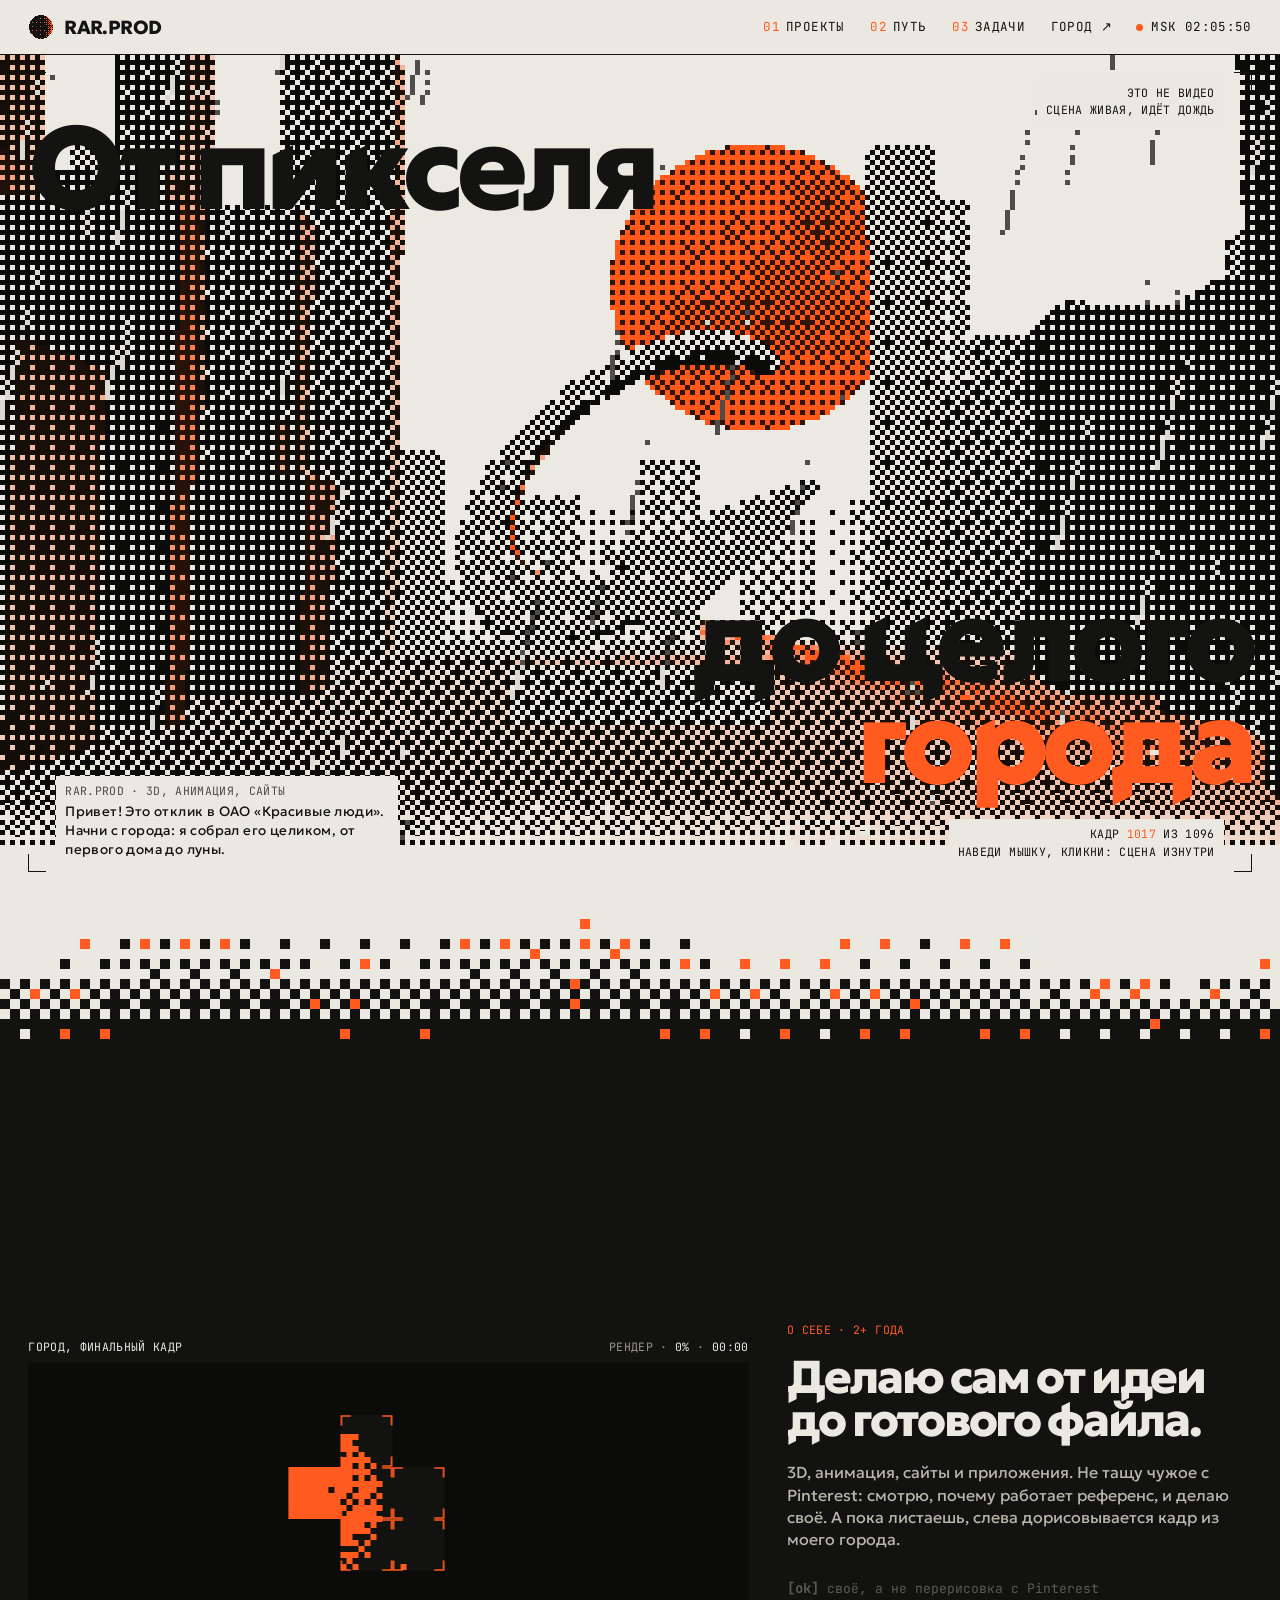
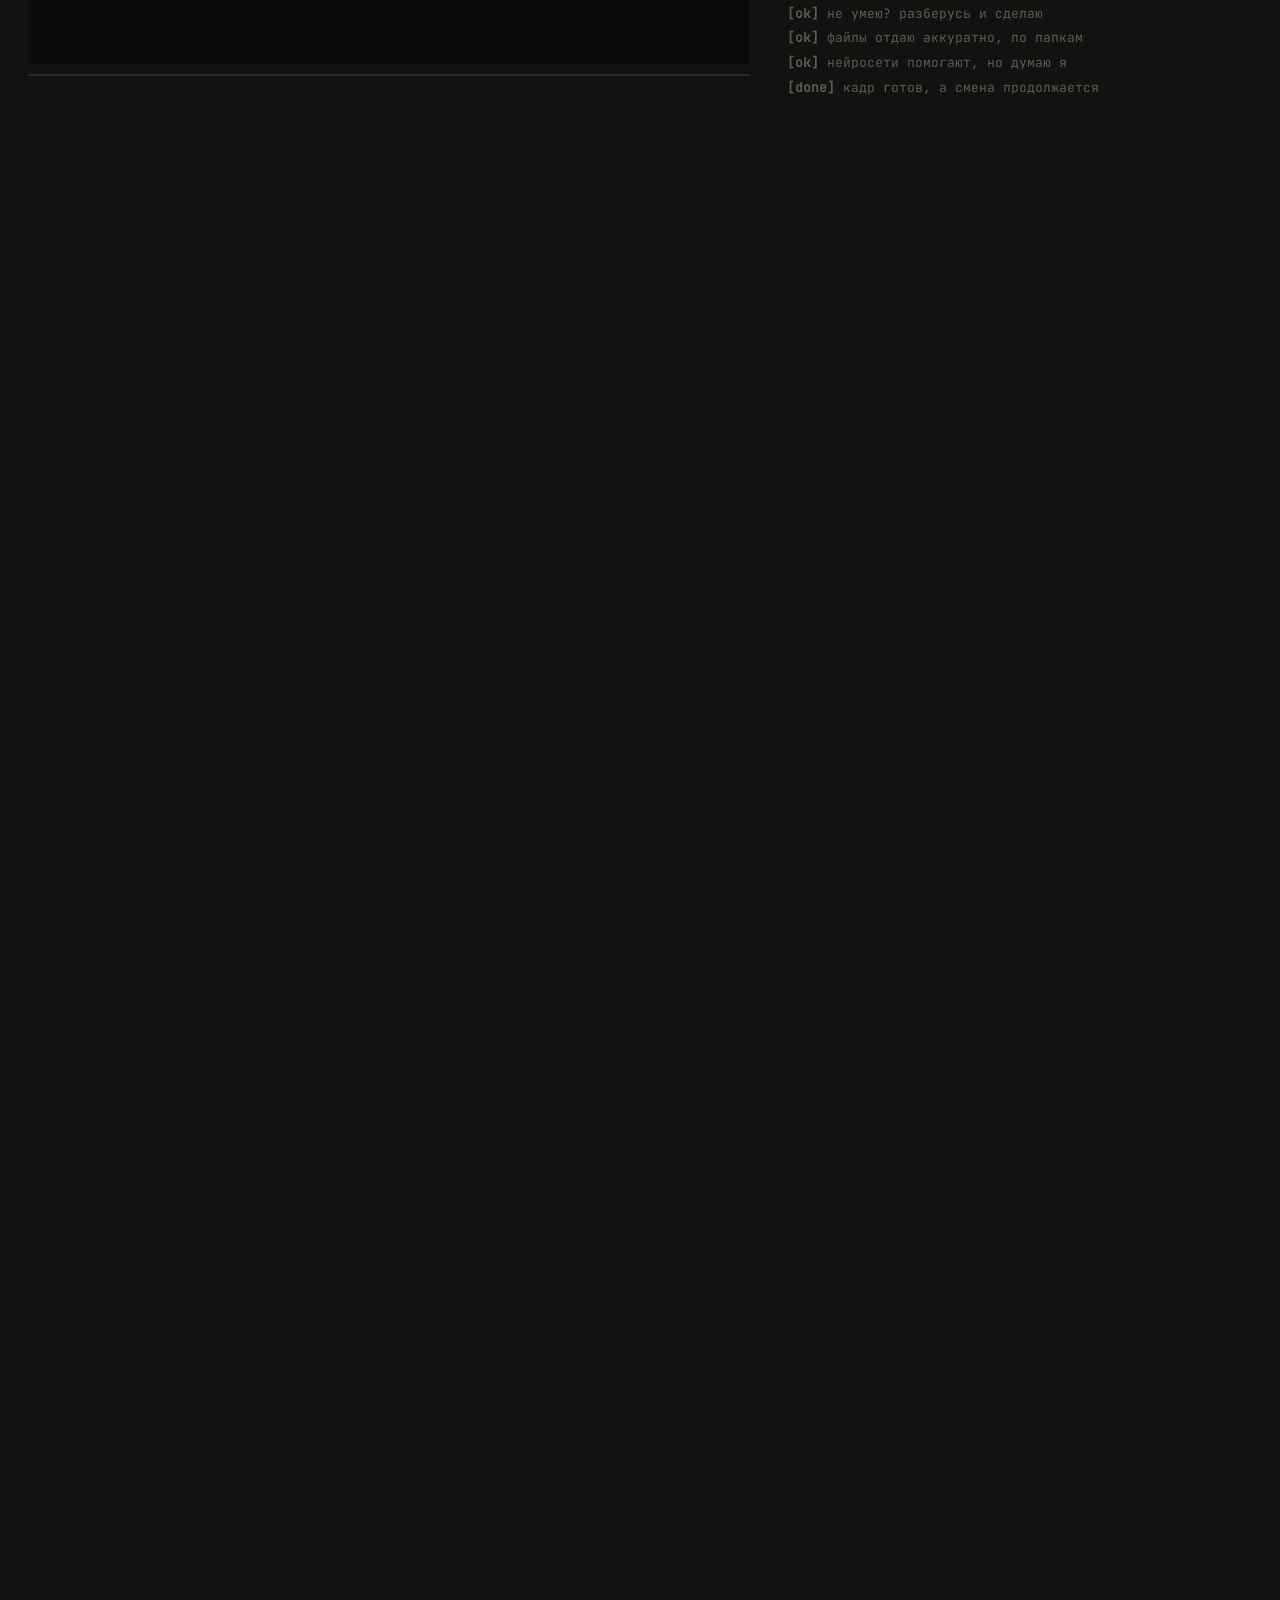
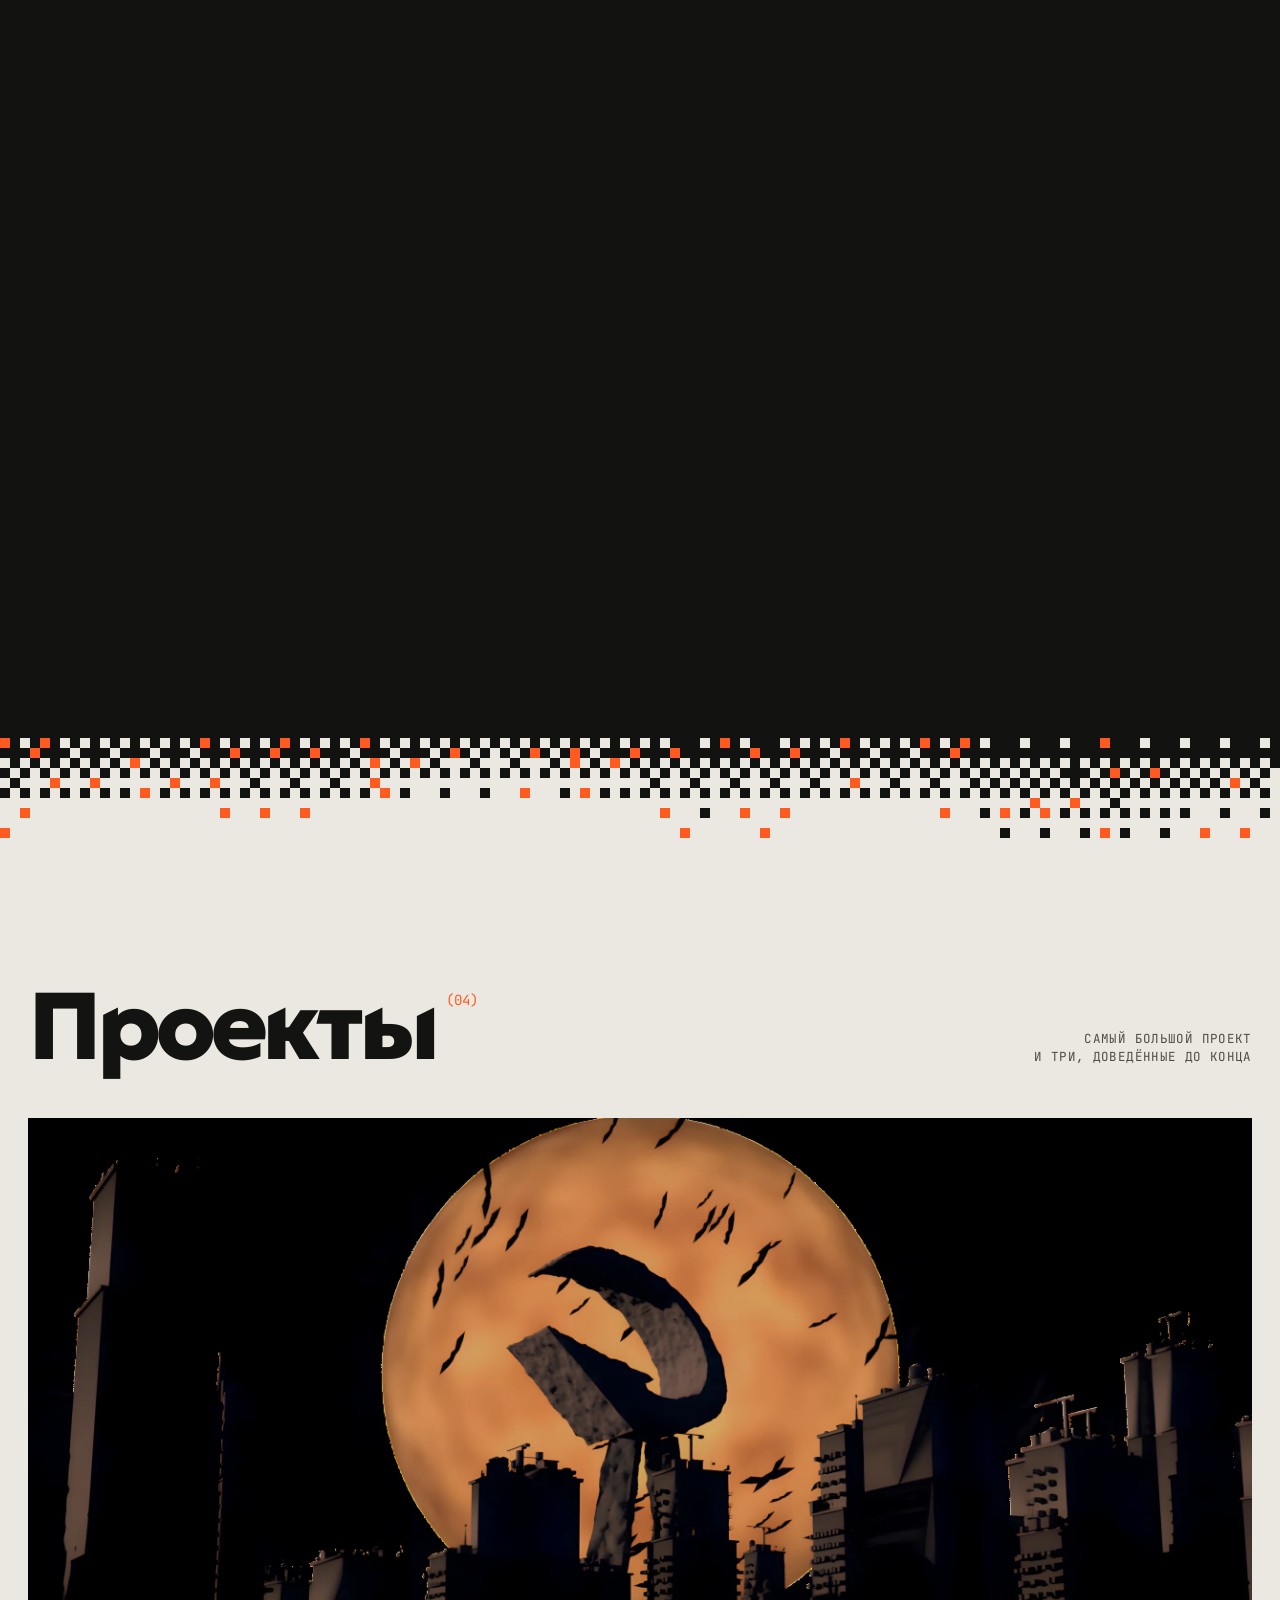
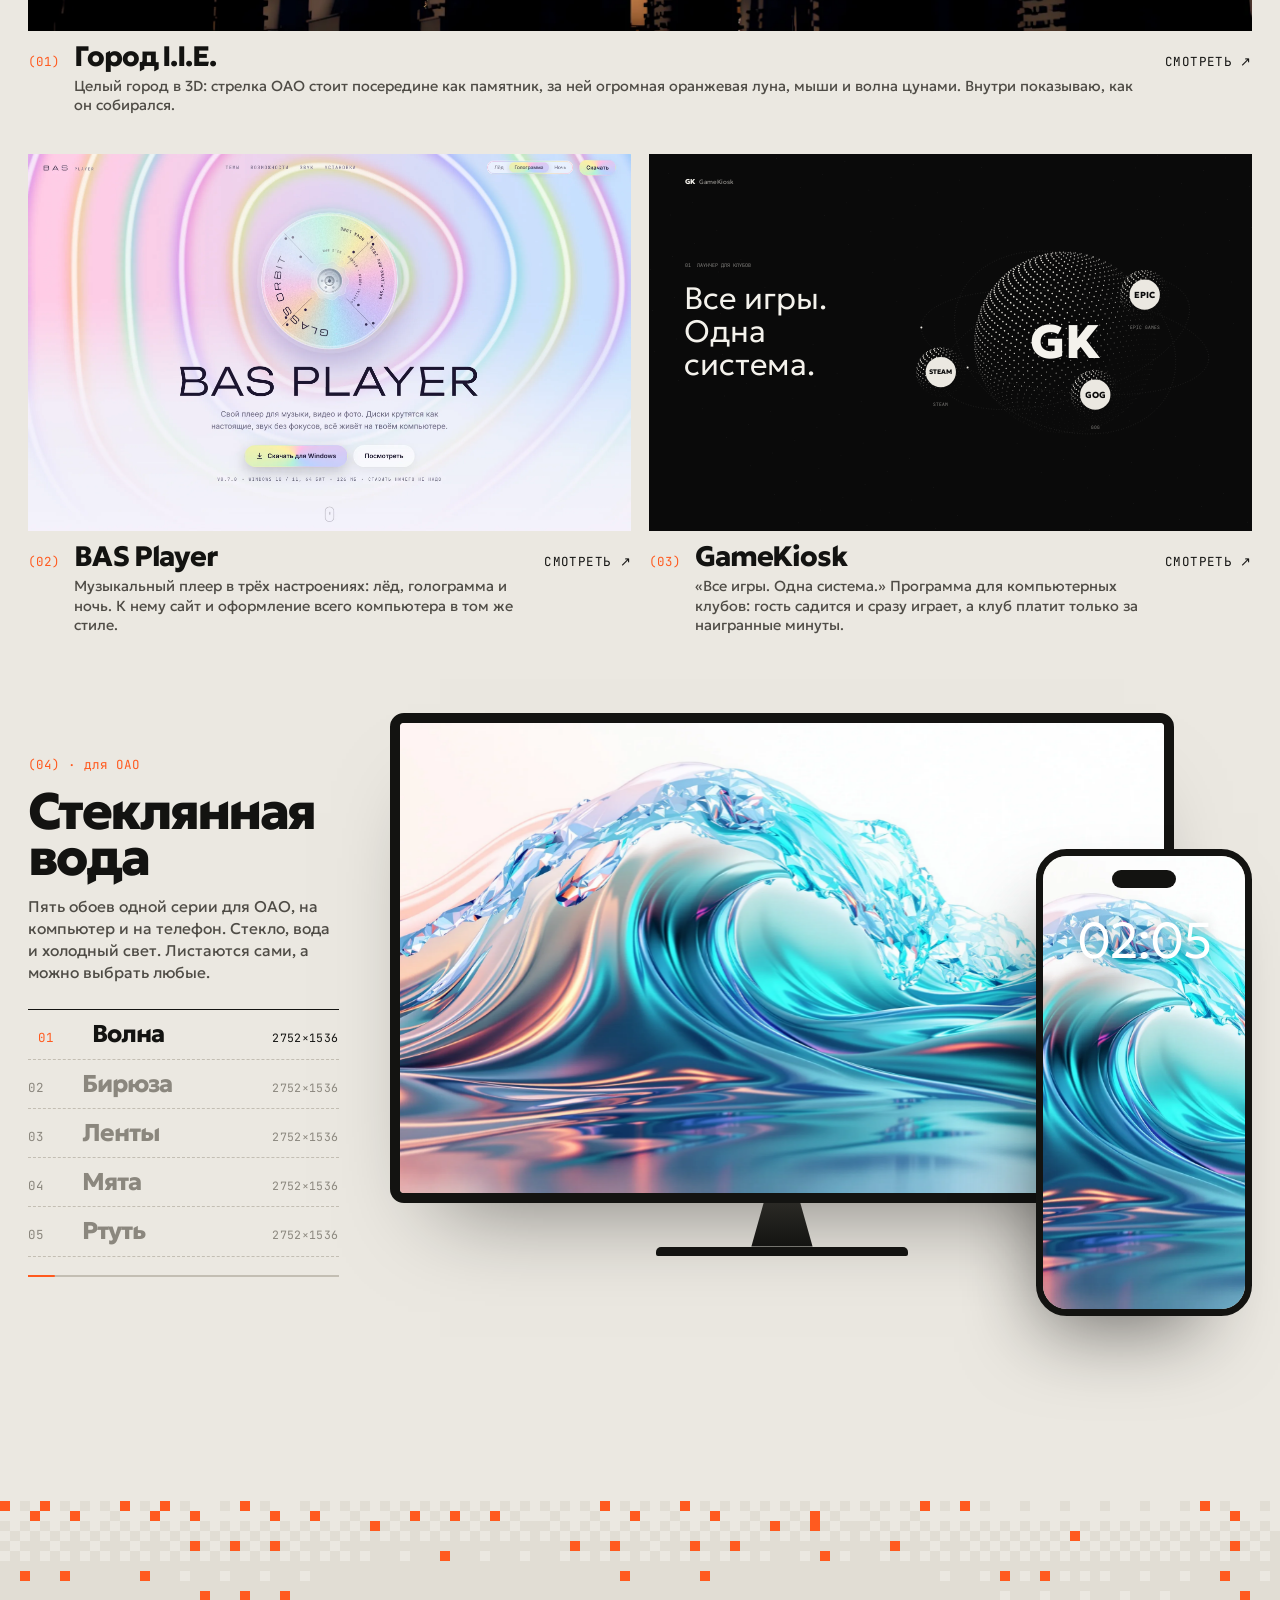
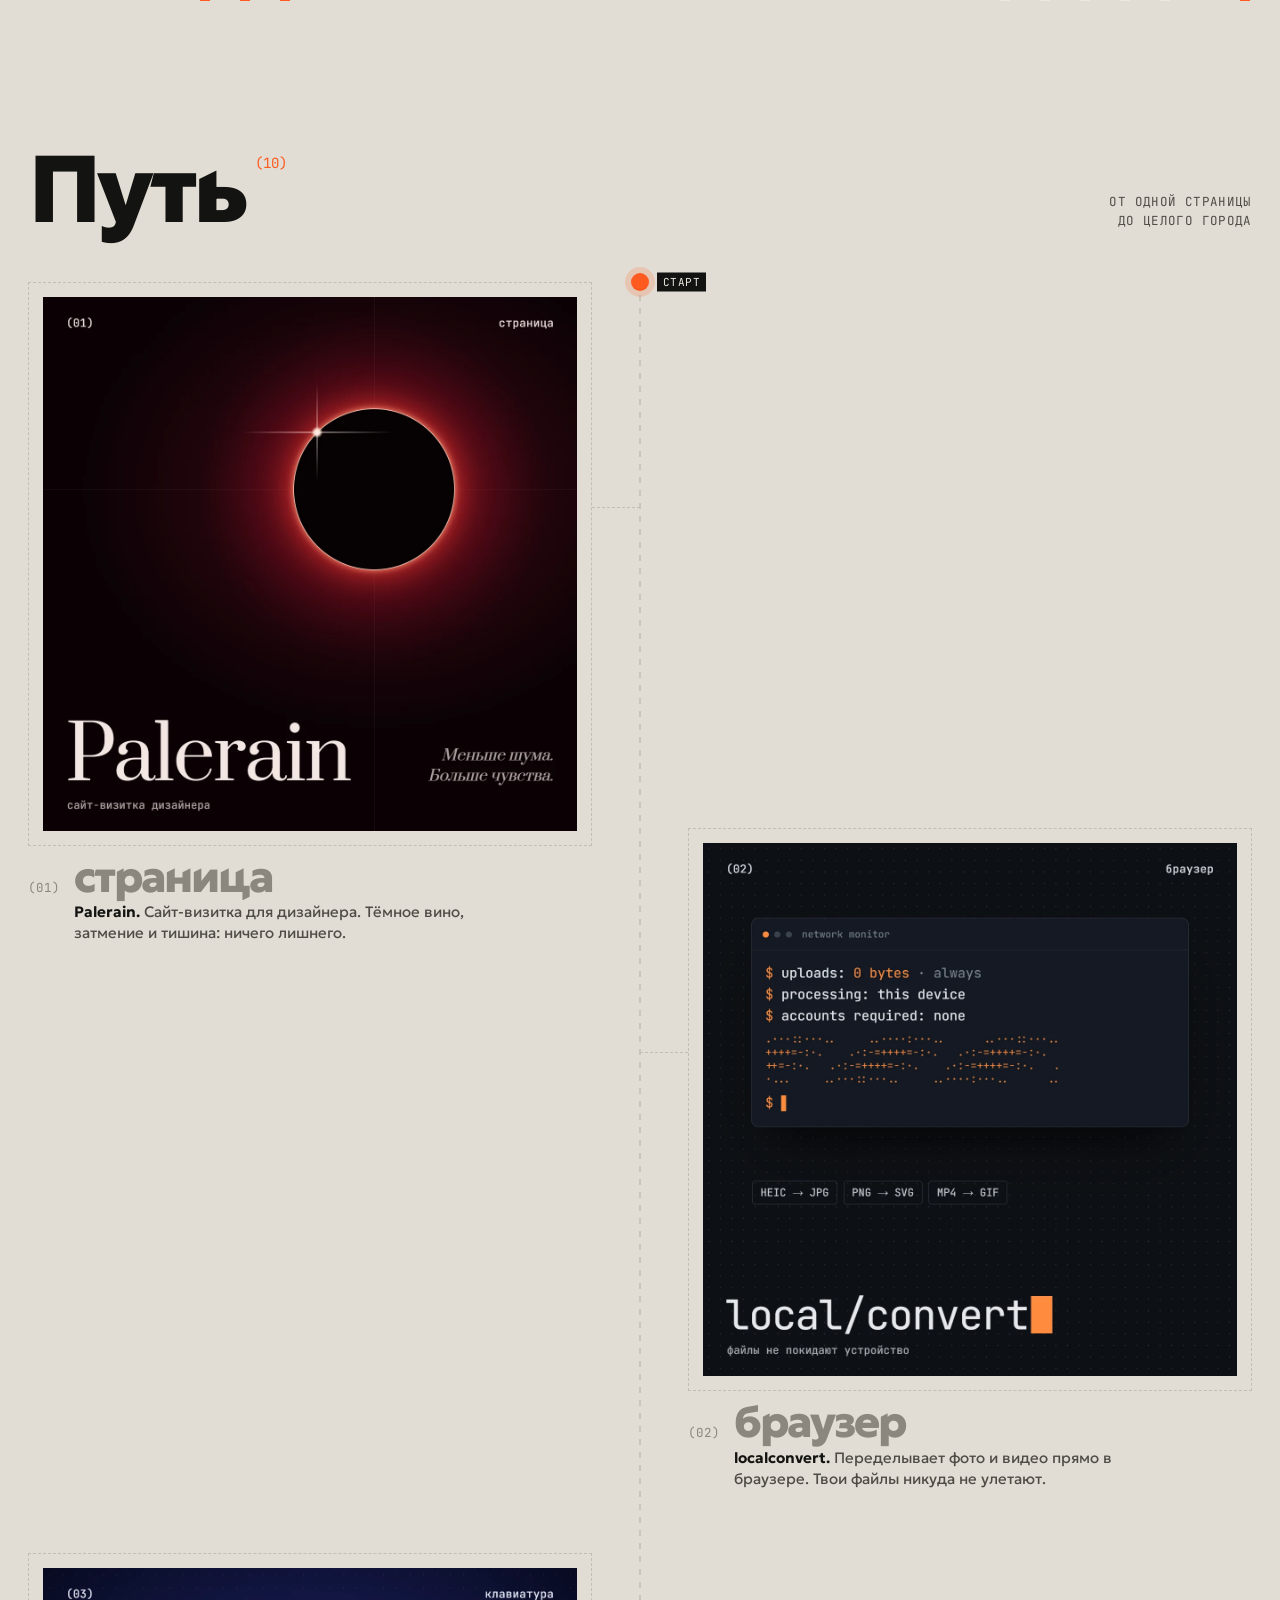
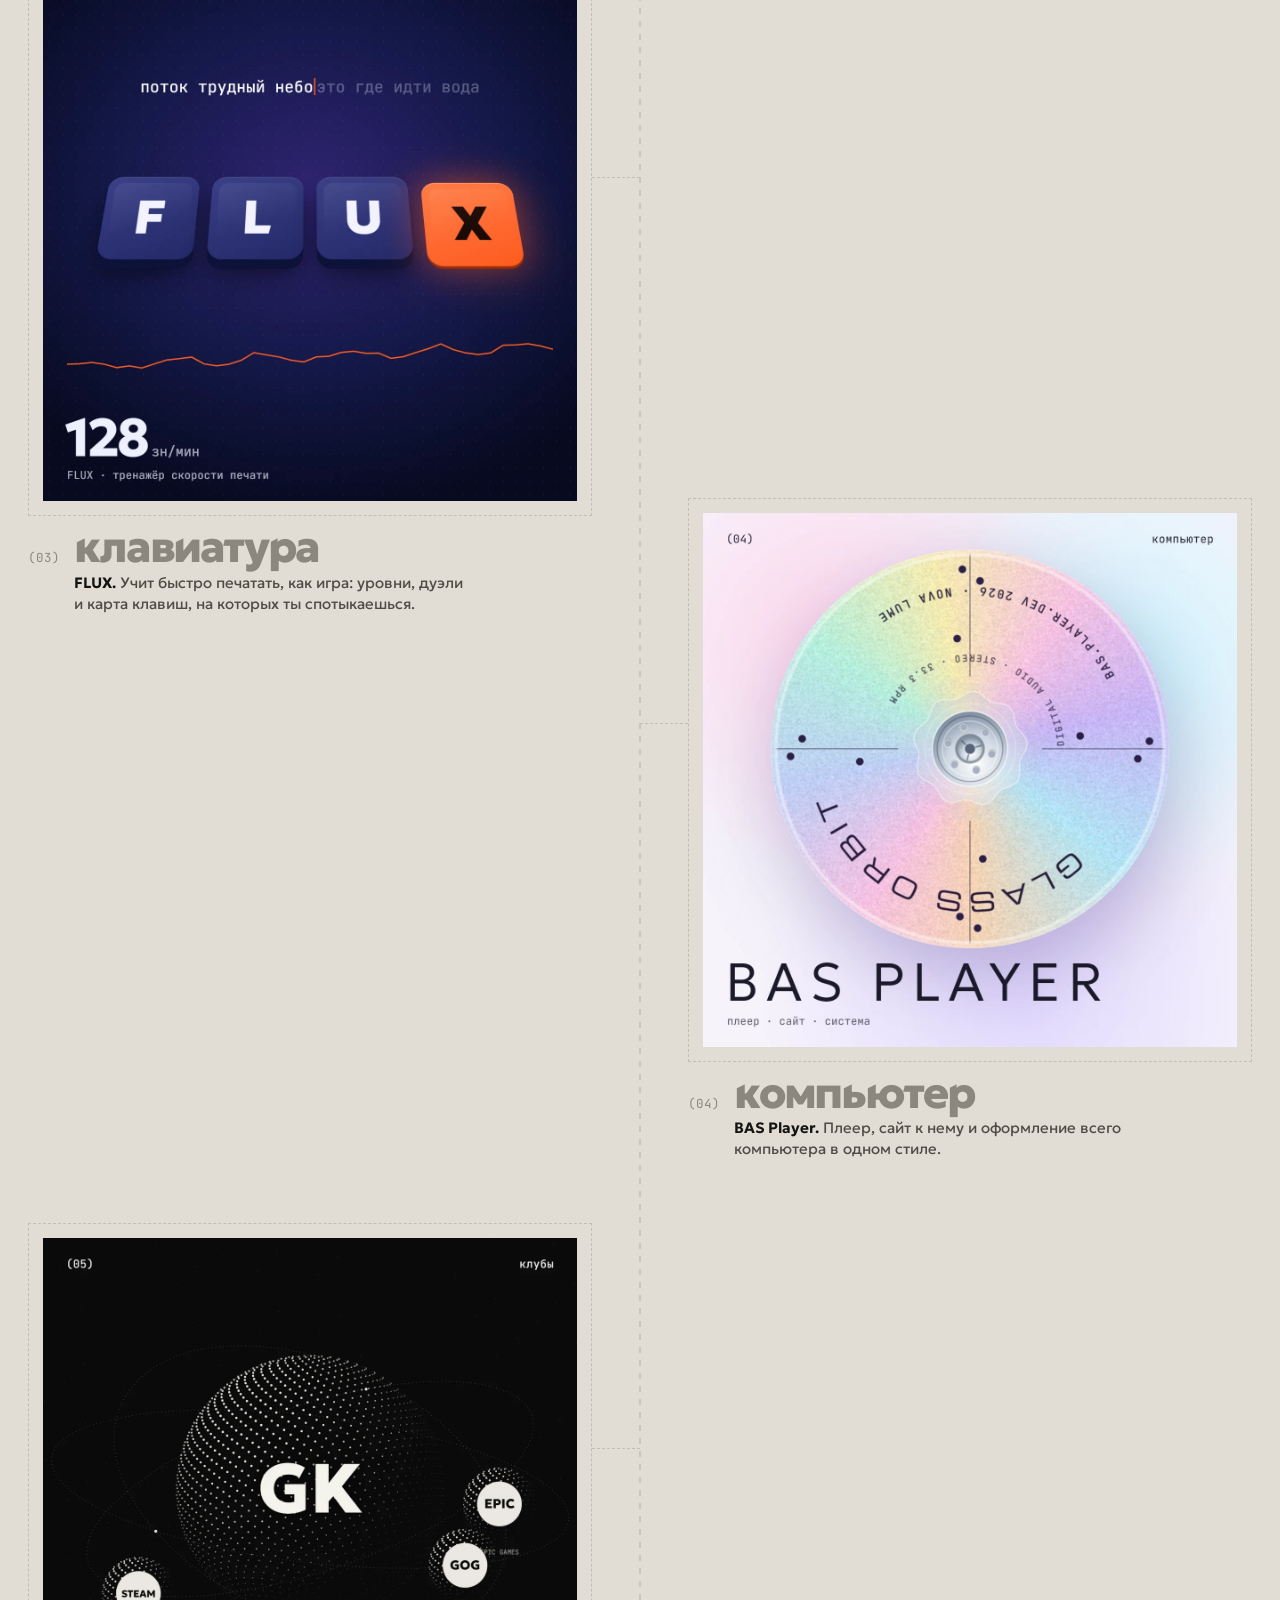
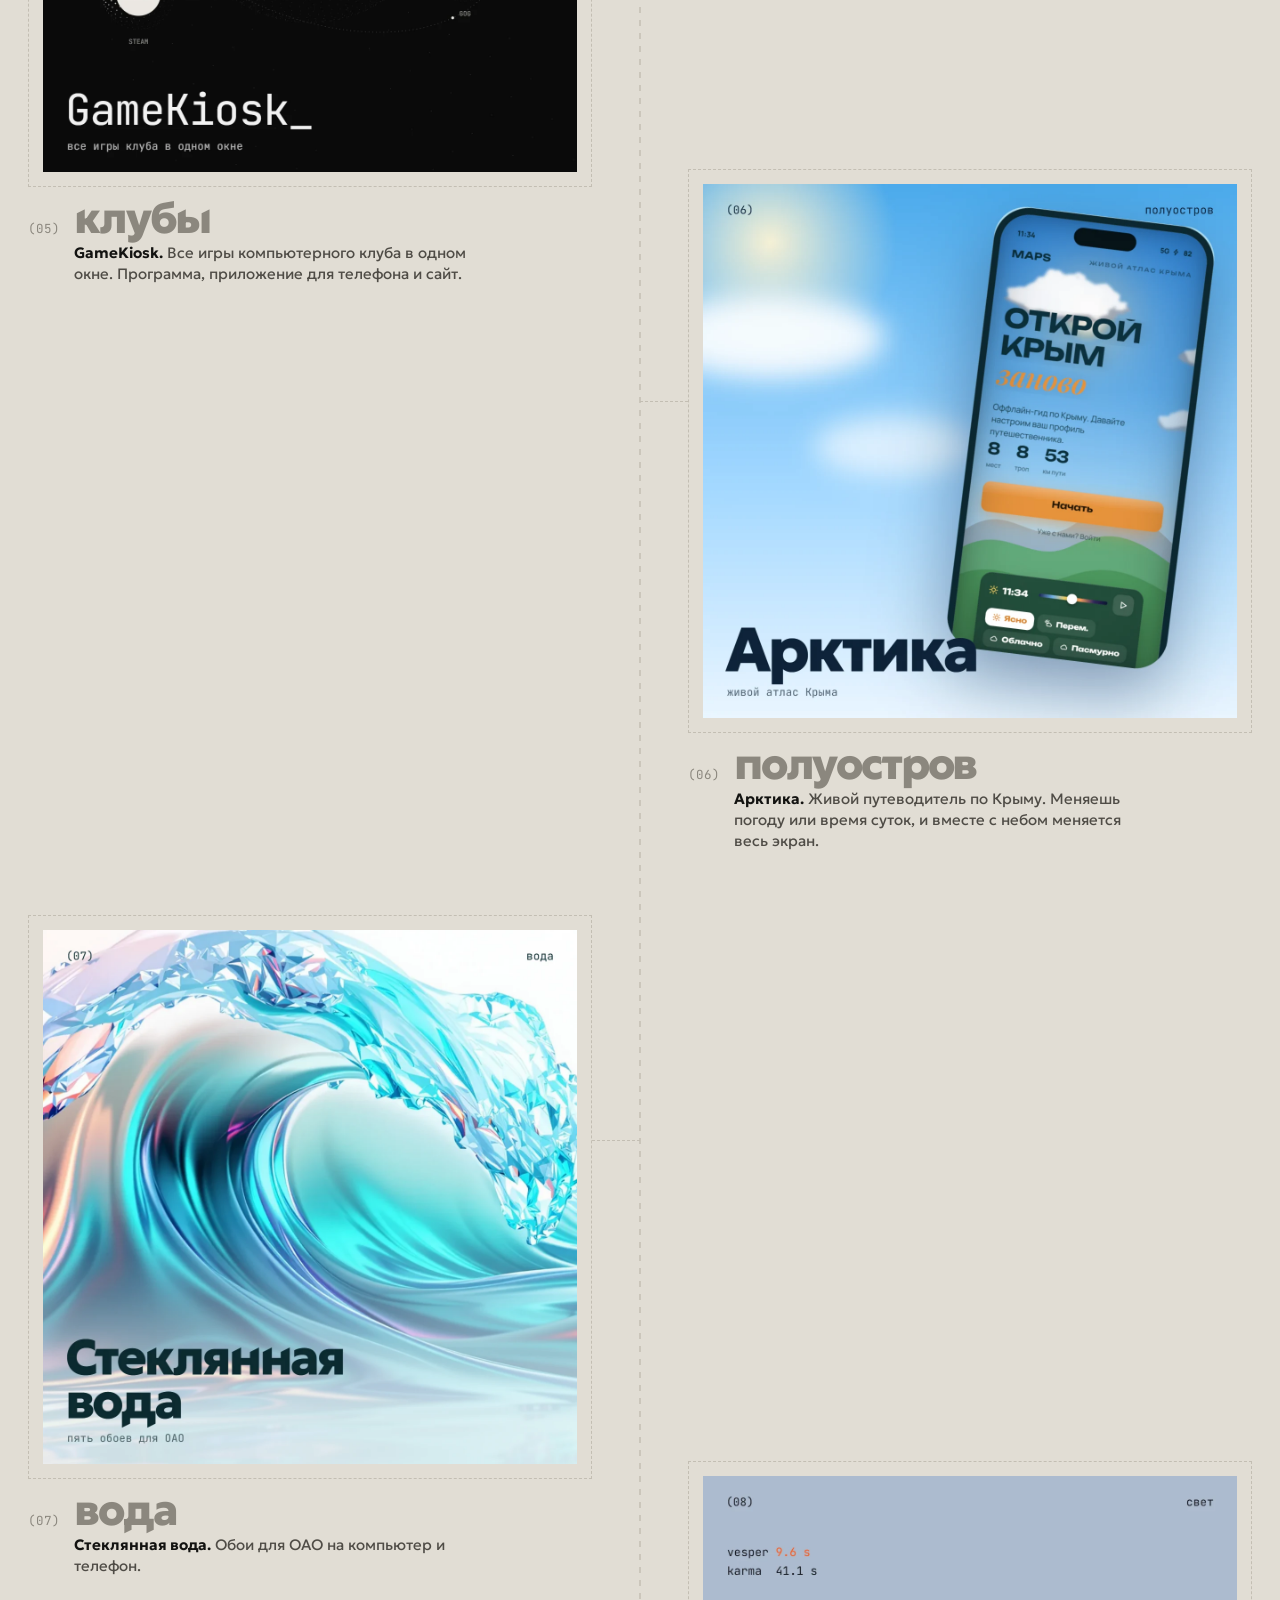
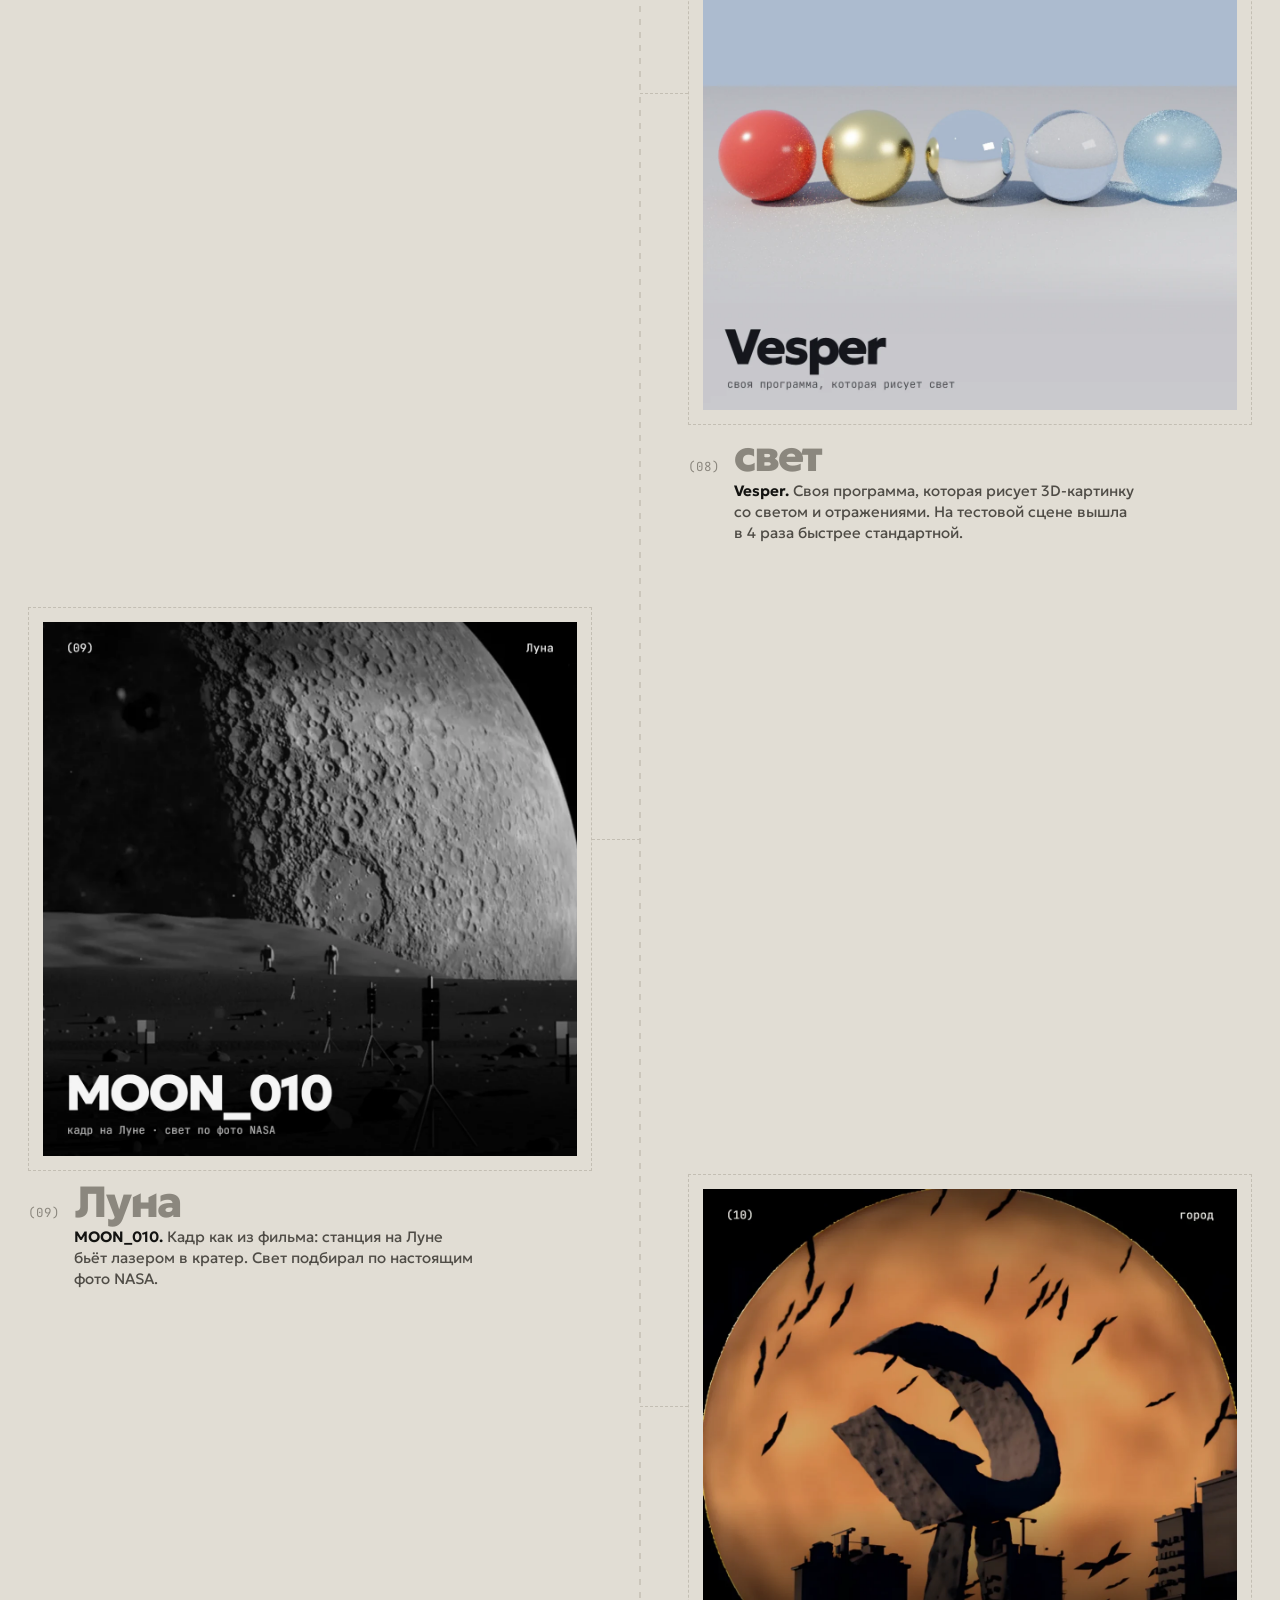
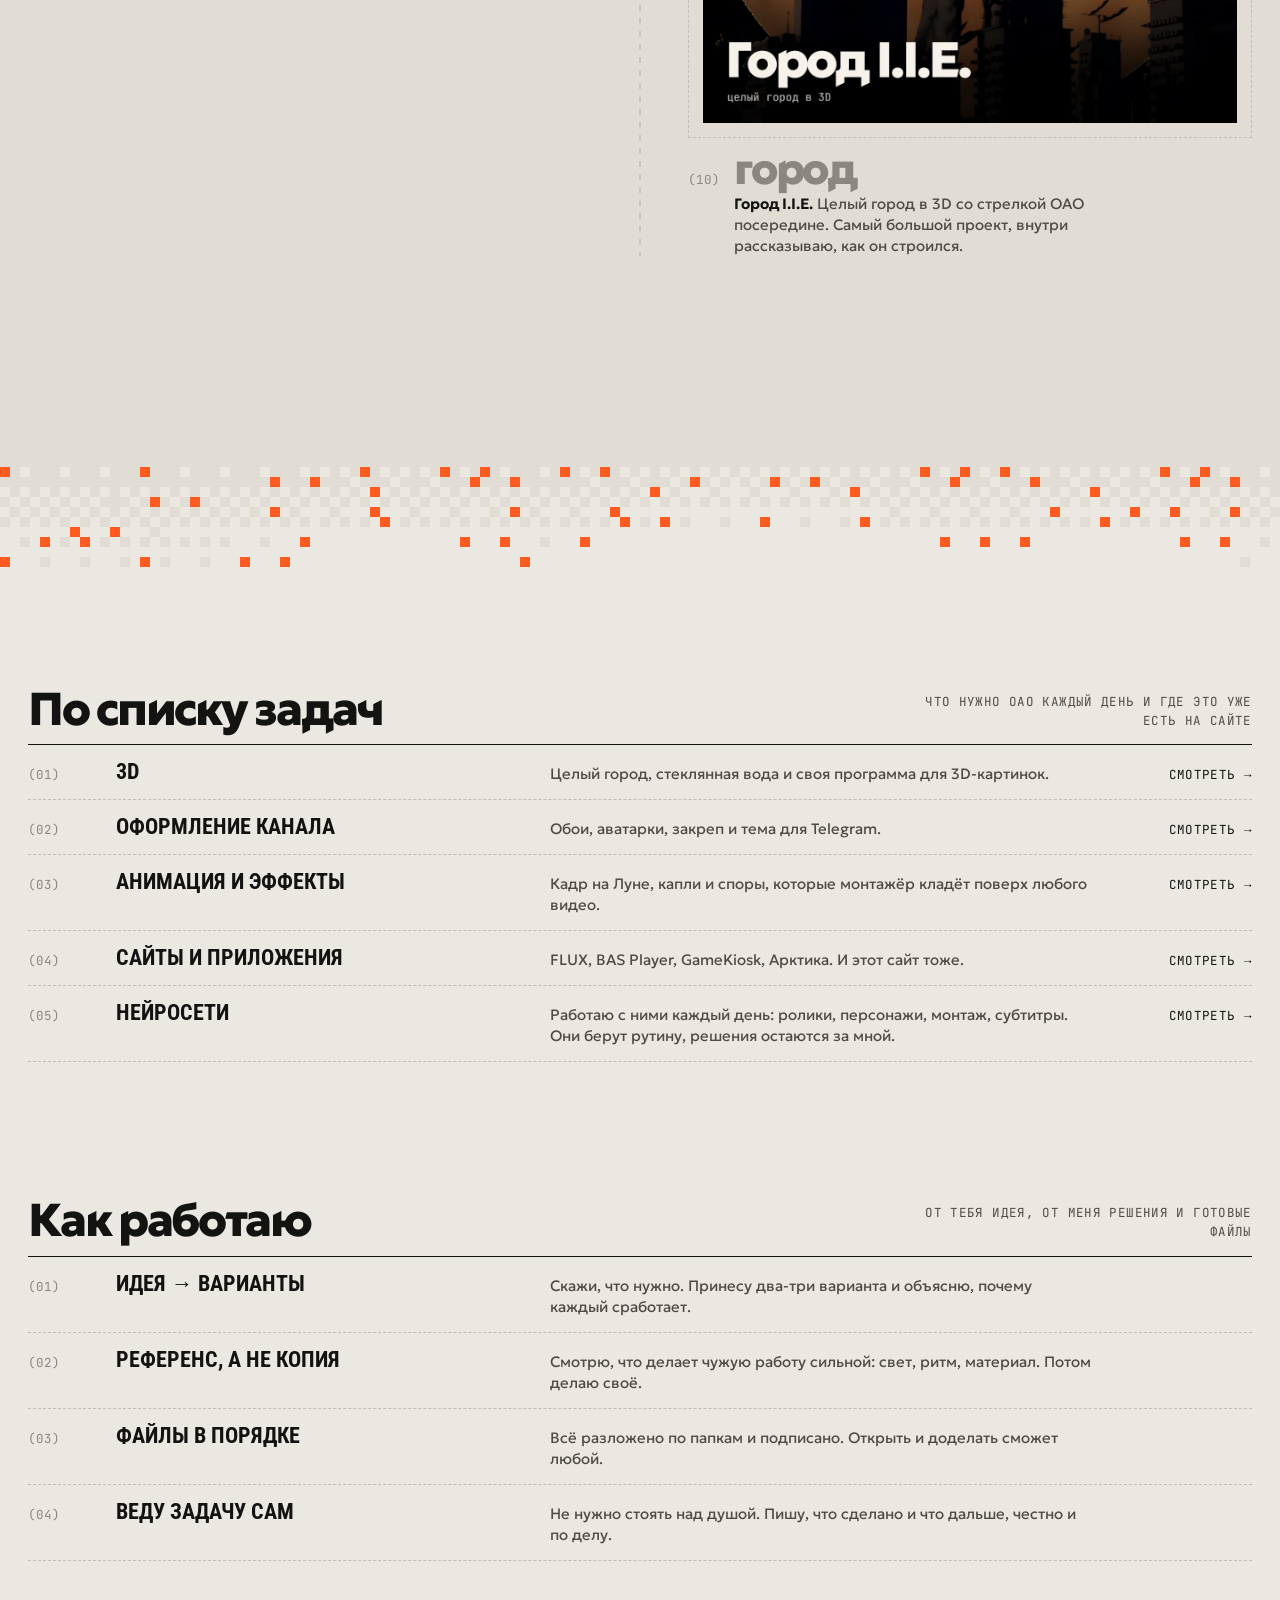
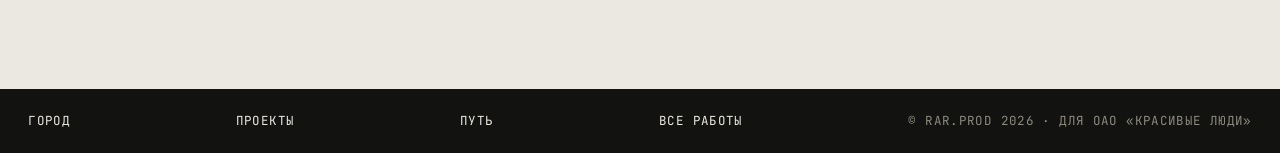
<file: index.html>
<!doctype html>
<html lang="ru">
<head>
  <meta charset="utf-8">
  <meta name="viewport" content="width=device-width, initial-scale=1, viewport-fit=cover">
  <title>RAR.PROD · от пикселя до целого города</title>
  <meta name="description" content="RAR.PROD: 3D, анимация, сайты и приложения. Город под оранжевой луной, стеклянная вода для ОАО, BAS Player, GameKiosk. Портфолио-отклик в ОАО «Красивые люди».">
  <meta name="theme-color" content="#ebe8e1">
  <meta property="og:title" content="RAR.PROD · от пикселя до целого города">
  <meta property="og:description" content="Портфолио-отклик в ОАО «Красивые люди»: 3D, анимация, сайты и приложения.">
  <meta property="og:image" content="https://rarprod.online/og.jpg">
  <meta property="og:type" content="website">
  <link rel="icon" href="favicon.svg" type="image/svg+xml">
  <script>try{if(sessionStorage.getItem("px")==="1")document.documentElement.classList.add("px-in")}catch(e){}</script>
  <script type="module" crossorigin src="./assets/main-aKmKIQwx.js"></script>
  <link rel="modulepreload" crossorigin href="./assets/water-Bx_RO63F.js">
  <link rel="stylesheet" crossorigin href="./assets/water-g40BC_GV.css">
</head>
<body data-hdr="light">
  <header class="hdr">
    <a class="brand" href="#top" aria-label="RAR.PROD, наверх"><canvas aria-hidden="true"></canvas>RAR.PROD</a>
    <nav class="nav" aria-label="Разделы">
      <a href="#works" class="keep"><b>01</b><span>проекты</span></a>
      <a href="#path"><b>02</b><span>путь</span></a>
      <a href="#brief"><b>03</b><span>задачи</span></a>
      <a href="houdini.html" class="keep">город ↗</a>
    </nav>
    <span class="clock" data-clock aria-label="Московское время">MSK 00:00:00</span>
  </header>

  <!-- ============ первый экран: монумент ОАО под оранжевой луной, в дизеринге ============ -->
  <section class="hero" id="top" data-hdr="light">
    <img class="hero__fallback" src="media/h/final-moon-arrow.webp" alt="">
    <canvas class="hero__gl" aria-label="Стрелка ОАО стоит посреди города под оранжевой луной, идёт дождь. Это живая 3D-сцена: наведи мышку и увидишь, как она устроена внутри."></canvas>
    <span class="lens-tag" aria-hidden="true"></span>
    <h1 class="hero__h hero__h--a">От пикселя</h1>
    <p class="hero__h hero__h--b" aria-hidden="true">до целого<br><em>города</em></p>
    <div class="hud" aria-hidden="true">
      <i></i><i></i><i></i><i></i>
      <span class="hud__tr">это не видео<br>сцена живая, идёт дождь</span>
      <p class="hud__bl"><b>RAR.PROD · 3D, анимация, сайты</b>Привет! Это отклик в ОАО «Красивые люди». Начни с города: я собрал его целиком, от первого дома до луны.</p>
      <span class="hud__br">кадр <span data-frame>1001</span> из 1096<br>наведи мышку, кликни: сцена изнутри</span>
    </div>
  </section>

  <main>
    <div class="seam" data-from="#ebe8e1" data-to="#121210" aria-hidden="true"></div>
    <!-- ============ о себе: кадр рендерится бакетами ============ -->
    <section class="render" id="me" data-hdr="dark" aria-label="О себе">
      <div class="render__stick">
        <div class="frame">
          <div class="frame__bar"><span><b>город, финальный кадр</b></span><span>рендер · <b data-pct>  0%</b> · <b data-time>00:00</b></span></div>
          <canvas data-src="media/h/final-city.webp" aria-label="Финальный кадр города под оранжевой луной собирается кусочками, пока листаешь"></canvas>
          <div class="frame__prog"><i></i></div>
        </div>
        <div>
          <span class="render__k">о себе · 2+ года</span>
          <h2 class="render__h">Делаю сам от идеи до готового файла.</h2>
          <p class="render__p">3D, анимация, сайты и приложения. Не тащу чужое с Pinterest: смотрю, почему работает референс, и делаю своё. А пока листаешь, слева дорисовывается кадр из моего города.</p>
          <div class="log" aria-label="Принципы">
            <div data-at="0.12"><b>[ok]</b> своё, а не перерисовка с Pinterest</div>
            <div data-at="0.32"><b>[ok]</b> не умею? разберусь и сделаю</div>
            <div data-at="0.52"><b>[ok]</b> файлы отдаю аккуратно, по папкам</div>
            <div data-at="0.72"><b>[ok]</b> нейросети помогают, но думаю я</div>
            <div data-at="0.96"><b>[done]</b> кадр готов, а смена продолжается</div>
          </div>
        </div>
      </div>
    </section>

    <div class="seam" data-from="#121210" data-to="#ebe8e1" aria-hidden="true"></div>
    <!-- ============ проекты ============ -->
    <section class="sec works" id="works" data-hdr="light">
      <div class="head">
        <h2 class="head__h rv">Проекты<sup>(04)</sup></h2>
        <p class="head__s rv">самый большой проект<br>и три, доведённые до конца</p>
      </div>
      <div class="works__grid">
        <a class="wk wk--full" href="houdini.html">
          <div class="wk__img dz zoom" style="aspect-ratio:2560/1072"><img src="media/h/final-moon-arrow.webp" alt="Стрелка ОАО стоит памятником на фоне огромной оранжевой луны, вокруг город и стая летучих мышей" width="2560" height="1072" loading="lazy" decoding="async"></div>
          <div class="wk__cap"><span class="wk__n">(01)</span><h3 class="wk__t">Город I.I.E.<small>Целый город в 3D: стрелка ОАО стоит посередине как памятник, за ней огромная оранжевая луна, мыши и волна цунами. Внутри показываю, как он собирался.</small></h3><span class="wk__go">смотреть ↗</span></div>
        </a>
        <a class="wk wk--half" href="more.html#bas">
          <div class="wk__img dz" style="aspect-ratio:2400/1500"><img src="media/more/bas-landing.webp" alt="BAS Player: сайт плеера с переливающимся диском" width="2400" height="1500" loading="lazy" decoding="async"></div>
          <div class="wk__cap"><span class="wk__n">(02)</span><h3 class="wk__t">BAS Player<small>Музыкальный плеер в трёх настроениях: лёд, голограмма и ночь. К нему сайт и оформление всего компьютера в том же стиле.</small></h3><span class="wk__go">смотреть ↗</span></div>
        </a>
        <a class="wk wk--half" href="more.html#gamekiosk">
          <div class="wk__img wk__img--live" style="aspect-ratio:2400/1500"><canvas data-gk aria-label="Знак GameKiosk: сфера из точек с буквами GK, вокруг по орбитам летают Steam, Epic Games и GOG"></canvas></div>
          <div class="wk__cap"><span class="wk__n">(03)</span><h3 class="wk__t">GameKiosk<small>«Все игры. Одна система.» Программа для компьютерных клубов: гость садится и сразу играет, а клуб платит только за наигранные минуты.</small></h3><span class="wk__go">смотреть ↗</span></div>
        </a>
        <div class="wk wk--full">
          <div class="water" data-water>
            <div class="water__side">
              <span class="wk__n">(04) · для ОАО</span>
              <h3 class="water__h rv">Стеклянная вода</h3>
              <p class="water__p rv">Пять обоев одной серии для ОАО, на компьютер и на телефон. Стекло, вода и холодный свет. Листаются сами, а можно выбрать любые.</p>
              <ol class="water__list">
                <li><button type="button" data-wall="media/oao/water-m02.webp" data-fx="0.44"><b>01</b><span class="nm">Волна</span><span class="rs">2752×1536</span></button></li>
                <li><button type="button" data-wall="media/oao/water-m05.webp" data-fx="0.3"><b>02</b><span class="nm">Бирюза</span><span class="rs">2752×1536</span></button></li>
                <li><button type="button" data-wall="media/oao/water-m01.webp" data-fx="0.55"><b>03</b><span class="nm">Ленты</span><span class="rs">2752×1536</span></button></li>
                <li><button type="button" data-wall="media/oao/water-m06.webp" data-fx="0.6"><b>04</b><span class="nm">Мята</span><span class="rs">2752×1536</span></button></li>
                <li><button type="button" data-wall="media/oao/water-m07.webp" data-fx="0.5"><b>05</b><span class="nm">Ртуть</span><span class="rs">2752×1536</span></button></li>
              </ol>
              <div class="water__bar" aria-hidden="true"><i></i></div>
            </div>
            <div class="water__stage" aria-label="Обои на мониторе и телефоне">
              <div class="mon"><div class="mon__screen"><canvas aria-hidden="true"></canvas></div><div class="mon__neck"></div><div class="mon__foot"></div></div>
              <div class="phone"><canvas aria-hidden="true"></canvas><div class="phone__ui"><i class="phone__isl"></i><b data-pclock>13:00</b></div></div>
            </div>
          </div>
        </div>
      </div>
    </section>

    <div class="seam" data-from="#ebe8e1" data-to="#e1ddd4" aria-hidden="true"></div>
    <!-- ============ путь: от страницы до города ============ -->
    <section class="sec path" id="path" data-hdr="light">
      <div class="head">
        <h2 class="head__h rv">Путь<sup>(10)</sup></h2>
        <p class="head__s rv">от одной страницы<br>до целого города</p>
      </div>
      <div class="track">
        <svg class="line" aria-hidden="true"><line class="l-bg" x1="1" y1="0" x2="1" y2="100%"/><line class="l-fg" x1="1" y1="0" x2="1" y2="0"/></svg>
        <span class="dot" aria-hidden="true"><span>старт</span></span>

        <a class="node" href="more.html#palerain" data-scale="страница">
          <span class="node__frame"><span class="dz" data-hold><img src="media/covers/palerain.webp" alt="Обложка Palerain: затмение на тёмно-винном фоне" width="1000" height="1000" loading="lazy" decoding="async"></span></span>
          <span class="node__meta"><span class="node__n">(01)</span><span class="node__scale">страница</span><span class="node__d"><b>Palerain.</b> Сайт-визитка для дизайнера. Тёмное вино, затмение и тишина: ничего лишнего.</span></span>
        </a>
        <a class="node" href="more.html#localconvert" data-scale="браузер">
          <span class="node__frame"><span class="dz" data-hold><img src="media/covers/localconvert.webp" alt="Обложка localconvert: окно терминала" width="1000" height="1000" loading="lazy" decoding="async"></span></span>
          <span class="node__meta"><span class="node__n">(02)</span><span class="node__scale">браузер</span><span class="node__d"><b>localconvert.</b> Переделывает фото и видео прямо в браузере. Твои файлы никуда не улетают.</span></span>
        </a>
        <a class="node" href="more.html#flux" data-scale="клавиатура">
          <span class="node__frame"><span class="dz" data-hold><img src="media/covers/flux.webp" alt="Обложка FLUX: клавиши F, L, U, X" width="1000" height="1000" loading="lazy" decoding="async"></span></span>
          <span class="node__meta"><span class="node__n">(03)</span><span class="node__scale">клавиатура</span><span class="node__d"><b>FLUX.</b> Учит быстро печатать, как игра: уровни, дуэли и карта клавиш, на которых ты спотыкаешься.</span></span>
        </a>
        <a class="node" href="more.html#bas" data-scale="компьютер">
          <span class="node__frame"><span class="dz" data-hold><img src="media/covers/bas.webp" alt="Обложка BAS Player: переливающийся диск" width="1000" height="1000" loading="lazy" decoding="async"></span></span>
          <span class="node__meta"><span class="node__n">(04)</span><span class="node__scale">компьютер</span><span class="node__d"><b>BAS Player.</b> Плеер, сайт к нему и оформление всего компьютера в одном стиле.</span></span>
        </a>
        <a class="node" href="more.html#gamekiosk" data-scale="клубы">
          <span class="node__frame"><span class="dz" data-hold><img src="media/covers/gamekiosk.webp" alt="Обложка GameKiosk: сфера GK" width="1000" height="1000" loading="lazy" decoding="async"></span></span>
          <span class="node__meta"><span class="node__n">(05)</span><span class="node__scale">клубы</span><span class="node__d"><b>GameKiosk.</b> Все игры компьютерного клуба в одном окне. Программа, приложение для телефона и сайт.</span></span>
        </a>
        <a class="node" href="more.html#arctika" data-scale="полуостров">
          <span class="node__frame"><span class="dz" data-hold><img src="media/covers/arctika.webp" alt="Обложка Арктика: телефон с картой Крыма на фоне неба" width="1000" height="1000" loading="lazy" decoding="async"></span></span>
          <span class="node__meta"><span class="node__n">(06)</span><span class="node__scale">полуостров</span><span class="node__d"><b>Арктика.</b> Живой путеводитель по Крыму. Меняешь погоду или время суток, и вместе с небом меняется весь экран.</span></span>
        </a>
        <a class="node" href="more.html#water" data-scale="вода">
          <span class="node__frame"><span class="dz" data-hold><img src="media/covers/water.webp" alt="Обложка Стеклянная вода: волна из стекла" width="1000" height="1000" loading="lazy" decoding="async"></span></span>
          <span class="node__meta"><span class="node__n">(07)</span><span class="node__scale">вода</span><span class="node__d"><b>Стеклянная вода.</b> Обои для ОАО на компьютер и телефон.</span></span>
        </a>
        <a class="node" href="more.html#vesper" data-scale="свет">
          <span class="node__frame"><span class="dz" data-hold><img src="media/covers/vesper.webp" alt="Обложка Vesper: пять стеклянных и металлических шаров" width="1000" height="1000" loading="lazy" decoding="async"></span></span>
          <span class="node__meta"><span class="node__n">(08)</span><span class="node__scale">свет</span><span class="node__d"><b>Vesper.</b> Своя программа, которая рисует 3D-картинку со светом и отражениями. На тестовой сцене вышла в 4 раза быстрее стандартной.</span></span>
        </a>
        <a class="node" href="houdini.html#vfx" data-scale="Луна">
          <span class="node__frame"><span class="dz" data-hold><img src="media/covers/moon.webp" alt="Обложка MOON_010: станция на Луне" width="1000" height="1000" loading="lazy" decoding="async"></span></span>
          <span class="node__meta"><span class="node__n">(09)</span><span class="node__scale">Луна</span><span class="node__d"><b>MOON_010.</b> Кадр как из фильма: станция на Луне бьёт лазером в кратер. Свет подбирал по настоящим фото NASA.</span></span>
        </a>
        <a class="node" href="houdini.html" data-scale="город">
          <span class="node__frame"><span class="dz" data-hold><img src="media/covers/city.webp" alt="Обложка Город I.I.E.: стрелка ОАО на фоне луны" width="1000" height="1000" loading="lazy" decoding="async"></span></span>
          <span class="node__meta"><span class="node__n">(10)</span><span class="node__scale">город</span><span class="node__d"><b>Город I.I.E.</b> Целый город в 3D со стрелкой ОАО посередине. Самый большой проект, внутри рассказываю, как он строился.</span></span>
        </a>
      </div>
    </section>

    <div class="seam" data-from="#e1ddd4" data-to="#ebe8e1" aria-hidden="true"></div>
    <!-- ============ по списку задач ============ -->
    <section class="sec list" id="brief" data-hdr="light">
      <div class="list__h"><h2>По списку задач</h2><small>Что нужно ОАО каждый день и где это уже есть на сайте</small></div>
      <a class="row" href="houdini.html"><span class="row__n">(01)</span><span class="row__t">3D</span><span class="row__d">Целый город, стеклянная вода и своя программа для 3D-картинок.</span><span class="row__r">смотреть →</span></a>
      <a class="row" href="more.html#water"><span class="row__n">(02)</span><span class="row__t">Оформление канала</span><span class="row__d">Обои, аватарки, закреп и тема для Telegram.</span><span class="row__r">смотреть →</span></a>
      <a class="row" href="houdini.html#vfx"><span class="row__n">(03)</span><span class="row__t">Анимация и эффекты</span><span class="row__d">Кадр на Луне, капли и споры, которые монтажёр кладёт поверх любого видео.</span><span class="row__r">смотреть →</span></a>
      <a class="row" href="more.html#flux"><span class="row__n">(04)</span><span class="row__t">Сайты и приложения</span><span class="row__d">FLUX, BAS Player, GameKiosk, Арктика. И этот сайт тоже.</span><span class="row__r">смотреть →</span></a>
      <a class="row" href="#me"><span class="row__n">(05)</span><span class="row__t">Нейросети</span><span class="row__d">Работаю с ними каждый день: ролики, персонажи, монтаж, субтитры. Они берут рутину, решения остаются за мной.</span><span class="row__r">смотреть →</span></a>
    </section>

    <!-- ============ как работаю ============ -->
    <section class="sec list" id="how" data-hdr="light">
      <div class="list__h"><h2>Как работаю</h2><small>От тебя идея, от меня решения и готовые файлы</small></div>
      <div class="row"><span class="row__n">(01)</span><span class="row__t">Идея → варианты</span><span class="row__d">Скажи, что нужно. Принесу два-три варианта и объясню, почему каждый сработает.</span><span class="row__r"></span></div>
      <div class="row"><span class="row__n">(02)</span><span class="row__t">Референс, а не копия</span><span class="row__d">Смотрю, что делает чужую работу сильной: свет, ритм, материал. Потом делаю своё.</span><span class="row__r"></span></div>
      <div class="row"><span class="row__n">(03)</span><span class="row__t">Файлы в порядке</span><span class="row__d">Всё разложено по папкам и подписано. Открыть и доделать сможет любой.</span><span class="row__r"></span></div>
      <div class="row"><span class="row__n">(04)</span><span class="row__t">Веду задачу сам</span><span class="row__d">Не нужно стоять над душой. Пишу, что сделано и что дальше, честно и по делу.</span><span class="row__r"></span></div>
    </section>
  </main>

  <footer class="foot" data-hdr="dark">
    <a href="houdini.html">город</a>
    <a href="#works">проекты</a>
    <a href="#path">путь</a>
    <a href="more.html">все работы</a>
    <span>© RAR.PROD 2026 · для ОАО «Красивые люди»</span>
  </footer>
</body>
</html>
</file>
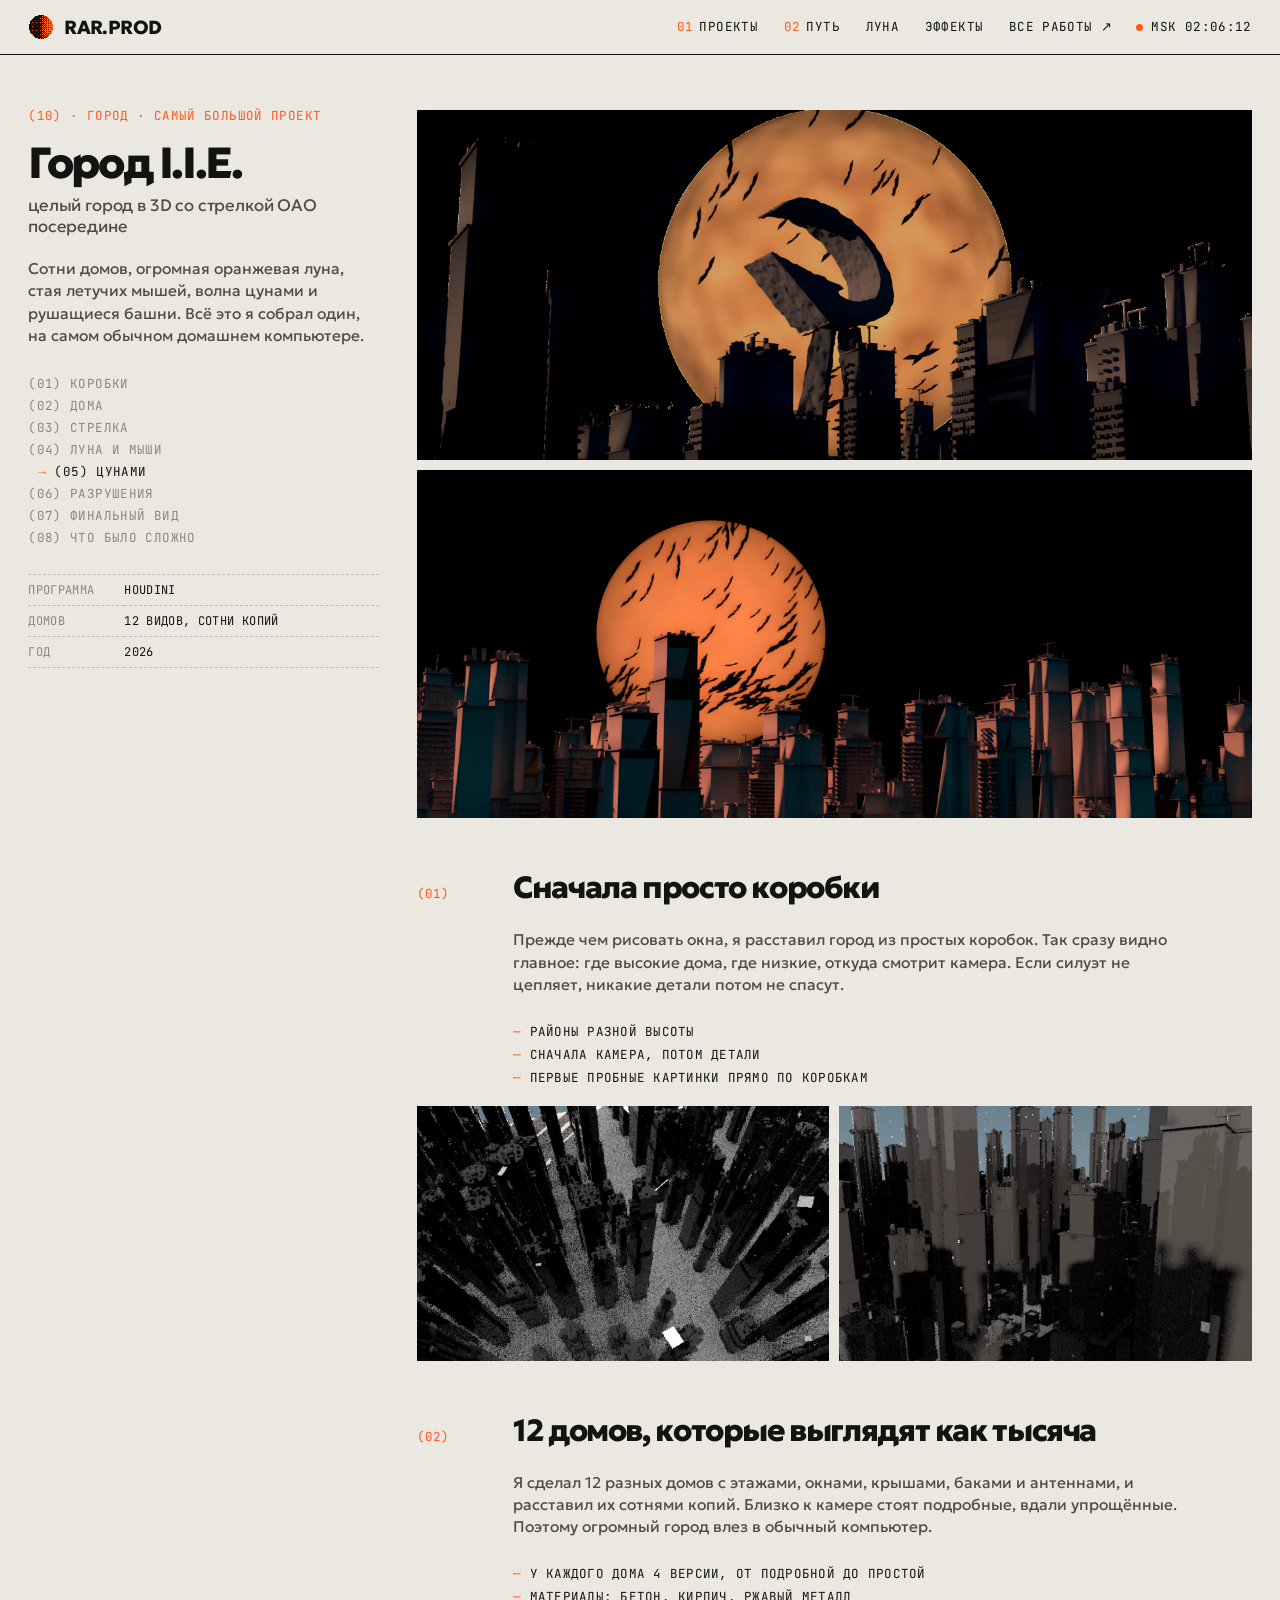
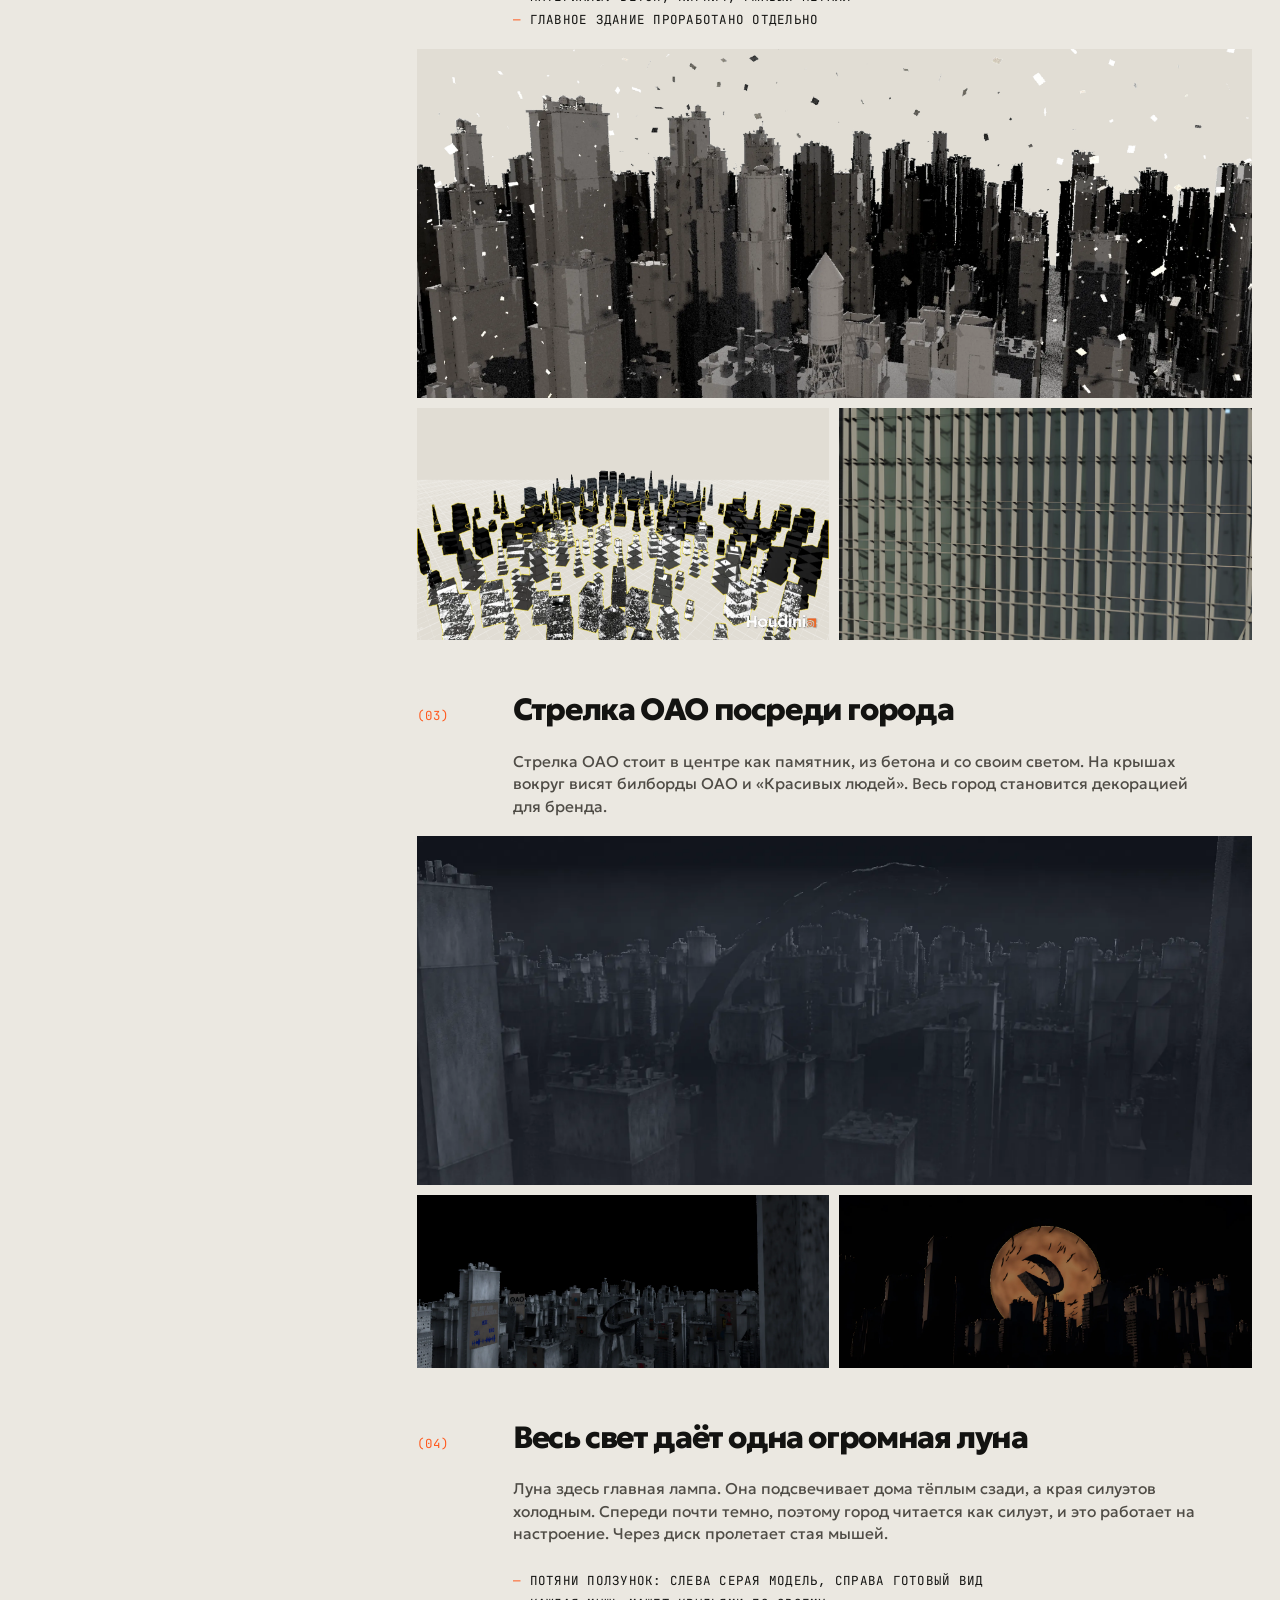
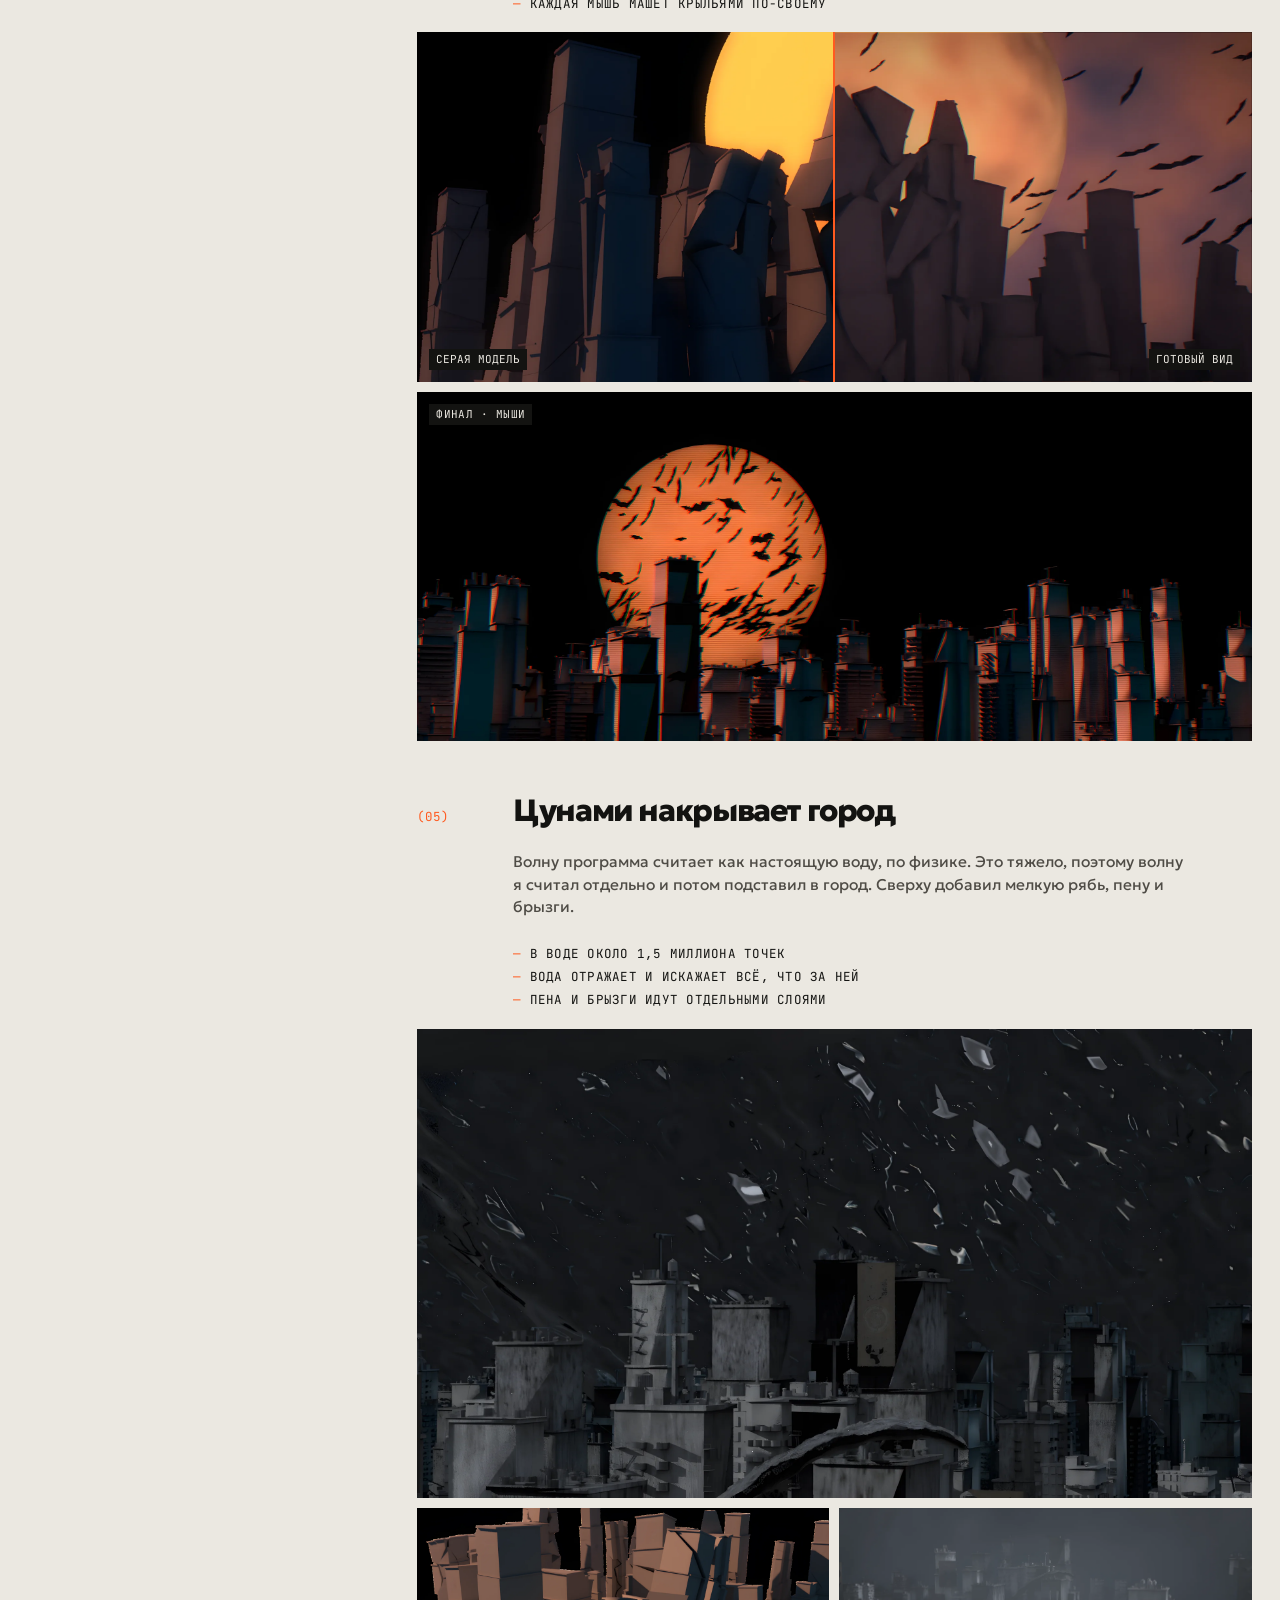
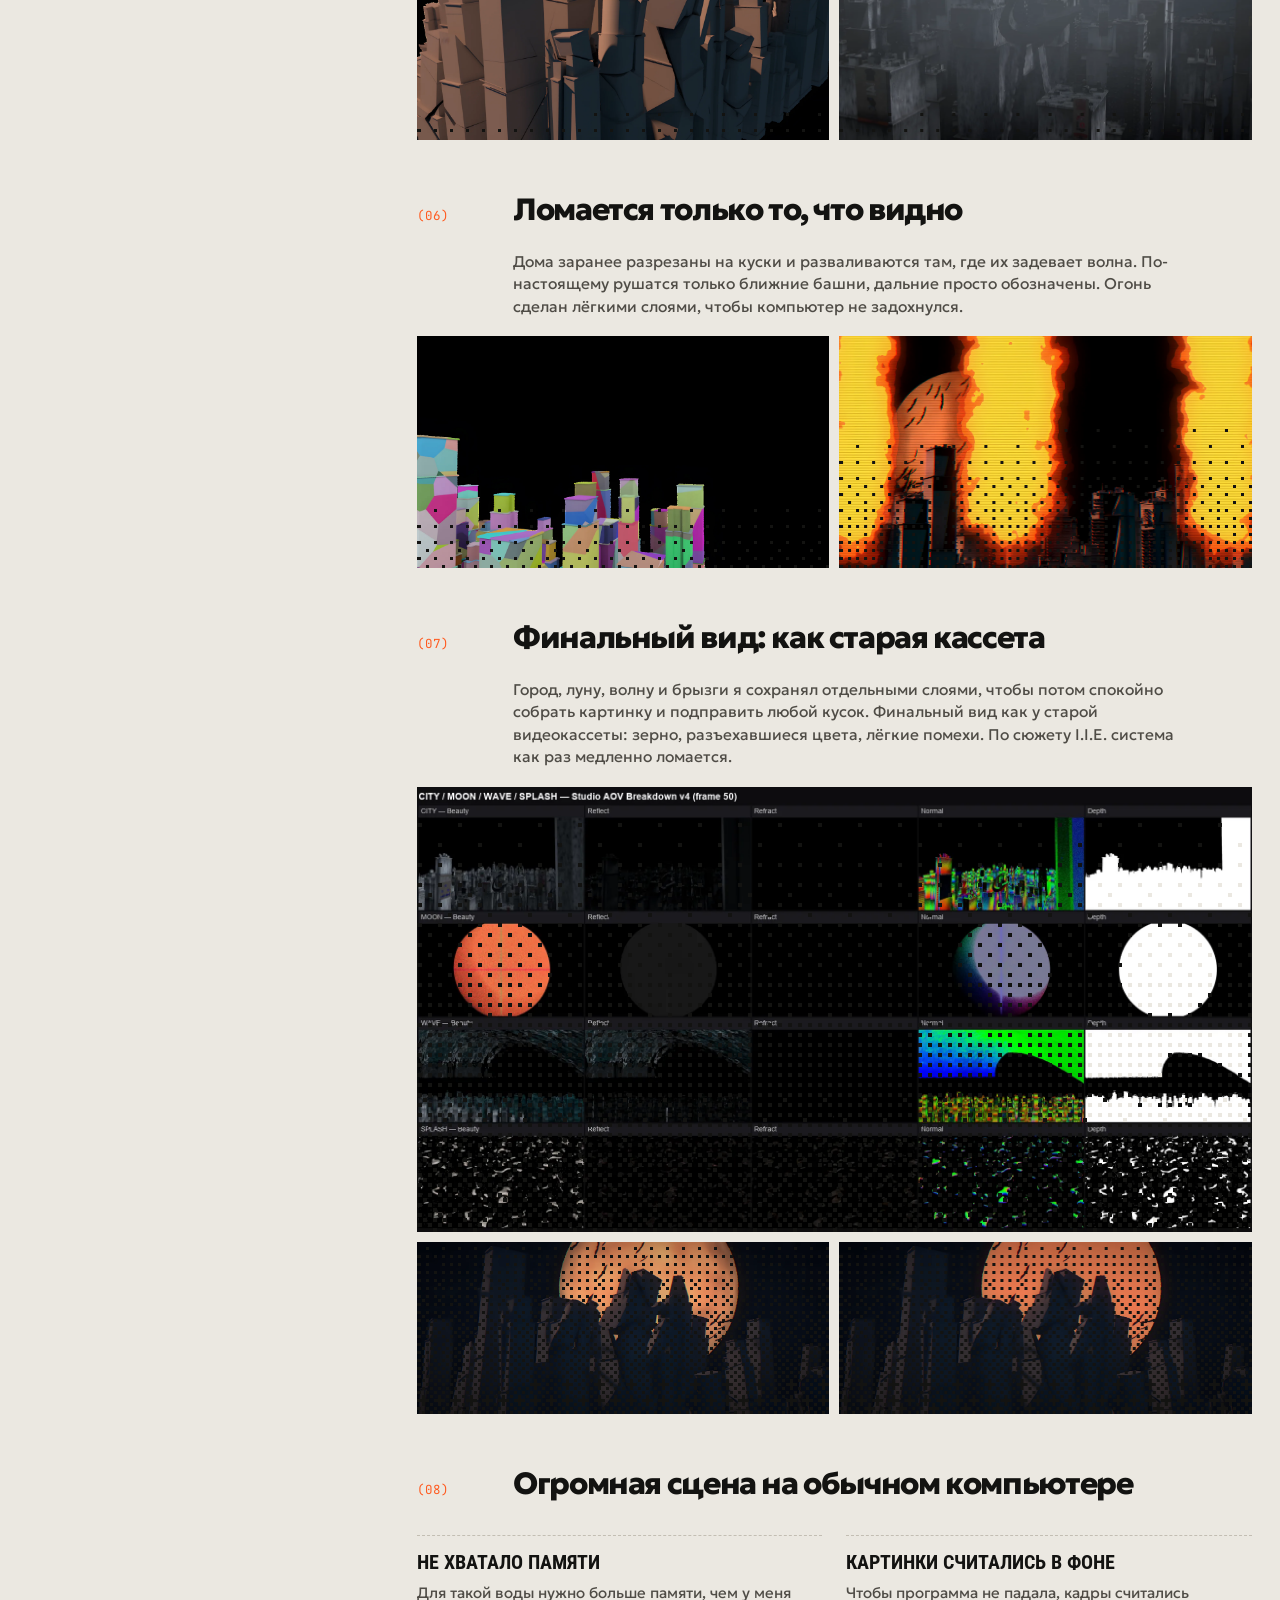
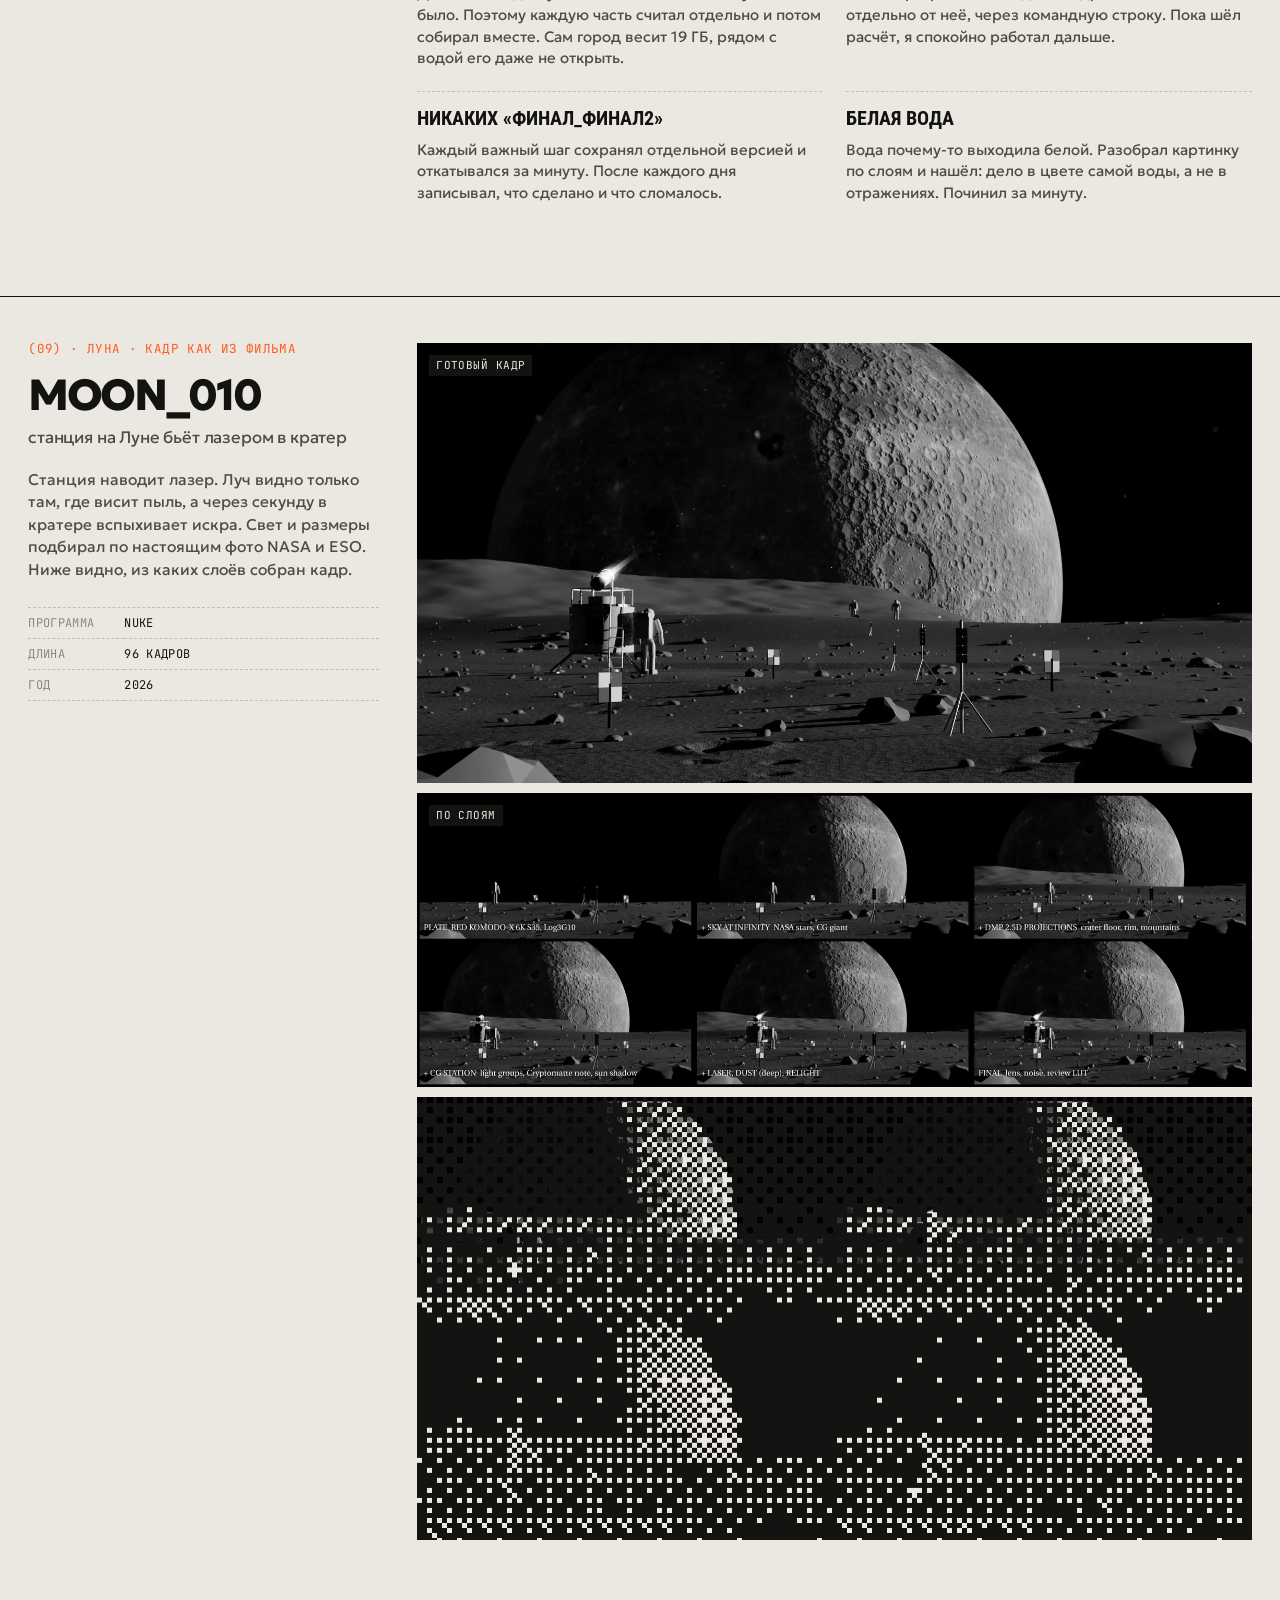
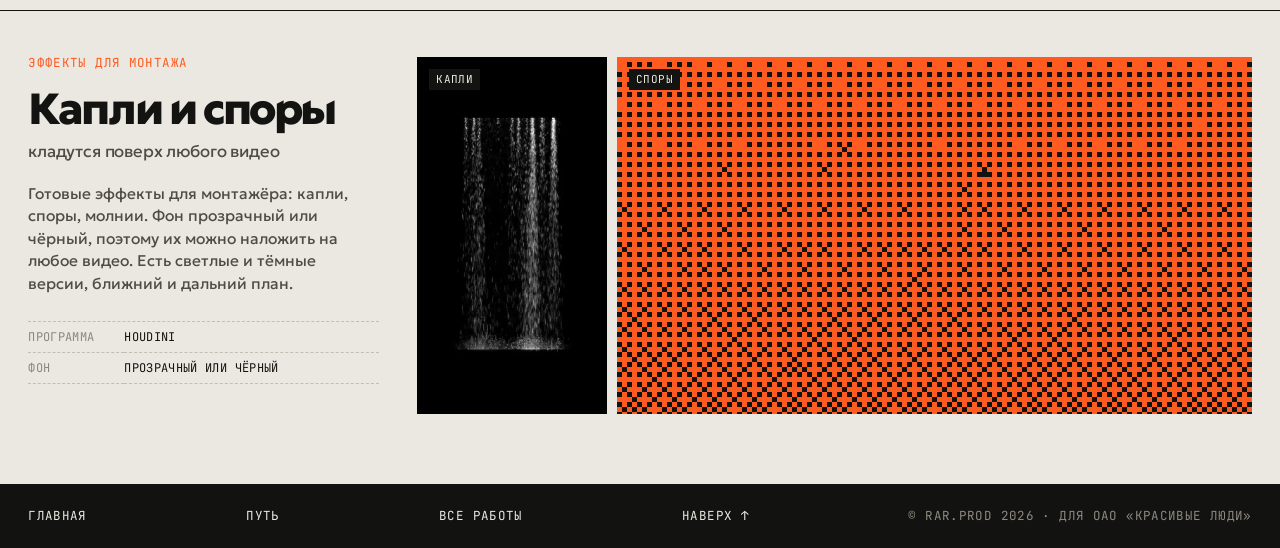
<file: houdini.html>
<!doctype html>
<html lang="ru">
<head>
  <meta charset="utf-8">
  <meta name="viewport" content="width=device-width, initial-scale=1, viewport-fit=cover">
  <title>Город I.I.E. · как он строился · RAR.PROD</title>
  <meta name="description" content="Как я строил целый город в 3D: первые коробки, дома, стрелка ОАО посреди города, оранжевая луна и мыши, цунами, разрушения и финальная картинка. Плюс кадр на Луне.">
  <meta name="theme-color" content="#ebe8e1">
  <meta property="og:title" content="Город I.I.E. · как он строился · RAR.PROD">
  <meta property="og:image" content="https://rarprod.online/og.jpg">
  <link rel="icon" href="favicon.svg" type="image/svg+xml">
  <script>try{if(sessionStorage.getItem("px")==="1")document.documentElement.classList.add("px-in")}catch(e){}</script>
  <script type="module" crossorigin src="./assets/water-Bx_RO63F.js"></script>
  <script type="module" crossorigin src="./assets/page-BXcW1S3H.js"></script>
  <link rel="stylesheet" crossorigin href="./assets/water-g40BC_GV.css">
</head>
<body data-hdr="light">
  <header class="hdr">
    <a class="brand" href="index.html" aria-label="RAR.PROD, на главную"><canvas aria-hidden="true"></canvas>RAR.PROD</a>
    <nav class="nav" aria-label="Разделы">
      <a href="index.html#works" class="keep"><b>01</b><span>проекты</span></a>
      <a href="index.html#path"><b>02</b><span>путь</span></a>
      <a href="#vfx"><span>луна</span></a>
      <a href="#overlays"><span>эффекты</span></a>
      <a href="more.html" class="keep">все работы ↗</a>
    </nav>
    <span class="clock" data-clock aria-label="Московское время">MSK 00:00:00</span>
  </header>

  <main data-hdr="light">
    <!-- ============ кейс: город ============ -->
    <article class="case">
      <aside class="case__side">
        <span class="case__k">(10) · город · самый большой проект</span>
        <h1 class="case__h">Город I.I.E.<span>целый город в 3D со стрелкой ОАО посередине</span></h1>
        <div>
          <p class="case__p">Сотни домов, огромная оранжевая луна, стая летучих мышей, волна цунами и рушащиеся башни. Всё это я собрал один, на самом обычном домашнем компьютере.</p>
          <nav class="case__steps" aria-label="Как строился город" style="margin-top:26px">
            <a href="#s2">(01) Коробки</a><a href="#s3">(02) Дома</a><a href="#s4">(03) Стрелка</a><a href="#s5">(04) Луна и мыши</a>
            <a href="#s6">(05) Цунами</a><a href="#s7">(06) Разрушения</a><a href="#s8">(07) Финальный вид</a><a href="#hard">(08) Что было сложно</a>
          </nav>
        </div>
        <dl class="case__meta">
          <dt>программа</dt><dd>Houdini</dd>
          <dt>домов</dt><dd>12 видов, сотни копий</dd>
          <dt>год</dt><dd>2026</dd>
        </dl>
      </aside>

      <div class="media">
        <figure class="m dz zoom" style="aspect-ratio:2560/1072"><img src="media/h/final-moon-arrow.webp" alt="Готовый кадр: стрелка ОАО стоит памятником на фоне оранжевой луны" fetchpriority="high"></figure>
        <figure class="m dz zoom" style="aspect-ratio:2560/1070"><img src="media/h/final-city.webp" alt="Готовый кадр: город под оранжевой луной и стая мышей" loading="lazy"></figure>

        <div class="step-h" id="s2"><b>(01)</b><h2>Сначала просто коробки</h2>
          <p>Прежде чем рисовать окна, я расставил город из простых коробок. Так сразу видно главное: где высокие дома, где низкие, откуда смотрит камера. Если силуэт не цепляет, никакие детали потом не спасут.</p>
          <ul><li>районы разной высоты</li><li>сначала камера, потом детали</li><li>первые пробные картинки прямо по коробкам</li></ul></div>
        <div class="two">
          <figure class="m dz zoom" style="aspect-ratio:1280/790"><img src="media/h/blockout-top.webp" alt="Город из простых коробок, вид сверху" loading="lazy"></figure>
          <figure class="m dz zoom" style="aspect-ratio:1280/790"><img src="media/h/blockout-street.webp" alt="Город из простых коробок, вид с улицы" loading="lazy"></figure>
        </div>

        <div class="step-h" id="s3"><b>(02)</b><h2>12 домов, которые выглядят как тысяча</h2>
          <p>Я сделал 12 разных домов с этажами, окнами, крышами, баками и антеннами, и расставил их сотнями копий. Близко к камере стоят подробные, вдали упрощённые. Поэтому огромный город влез в обычный компьютер.</p>
          <ul><li>у каждого дома 4 версии, от подробной до простой</li><li>материалы: бетон, кирпич, ржавый металл</li><li>главное здание проработано отдельно</li></ul></div>
        <figure class="m dz zoom" style="aspect-ratio:2800/1172"><img src="media/h/city-hi.webp" alt="Весь город целиком" loading="lazy"></figure>
        <div class="two">
          <figure class="m dz zoom" style="aspect-ratio:16/9"><img src="media/h/karma-viewport.webp" alt="Город в окне программы" loading="lazy"></figure>
          <figure class="m dz zoom" style="aspect-ratio:16/9"><img src="media/h/hero-floors.webp" alt="Этажи главного здания крупно" loading="lazy" style="object-position:50% 30%"></figure>
        </div>

        <div class="step-h" id="s4"><b>(03)</b><h2>Стрелка ОАО посреди города</h2>
          <p>Стрелка ОАО стоит в центре как памятник, из бетона и со своим светом. На крышах вокруг висят билборды ОАО и «Красивых людей». Весь город становится декорацией для бренда.</p></div>
        <figure class="m dz zoom" style="aspect-ratio:2000/836"><img src="media/h/monument.webp" alt="Стрелка ОАО среди небоскрёбов ночью" loading="lazy"></figure>
        <div class="two">
          <figure class="m dz zoom" style="aspect-ratio:2560/1072"><img src="media/h/city-beauty.webp" alt="Город с билбордами ОАО" loading="lazy"></figure>
          <figure class="m dz zoom" style="aspect-ratio:2560/1072"><img src="media/h/moon-wide.webp" alt="Общий план: стрелка, луна и город" loading="lazy"></figure>
        </div>

        <div class="step-h" id="s5"><b>(04)</b><h2>Весь свет даёт одна огромная луна</h2>
          <p>Луна здесь главная лампа. Она подсвечивает дома тёплым сзади, а края силуэтов холодным. Спереди почти темно, поэтому город читается как силуэт, и это работает на настроение. Через диск пролетает стая мышей.</p>
          <ul><li>потяни ползунок: слева серая модель, справа готовый вид</li><li>каждая мышь машет крыльями по-своему</li></ul></div>
        <div class="cmp">
          <img src="media/h/moon-clay.webp" alt="Луна и город: серая модель" loading="lazy">
          <img class="after" src="media/h/moon-sky.webp" alt="Луна и город: готовый вид с небом и мышами" loading="lazy">
          <i></i><span>серая модель</span><span>готовый вид</span>
          <input type="range" min="0" max="100" value="50" aria-label="Сравнение: серая модель и готовый вид">
        </div>
        <figure class="m dz zoom" style="aspect-ratio:2560/1070"><img src="media/h/moon-bats.webp" alt="Стая летучих мышей на фоне оранжевой луны" loading="lazy"><span class="m__tag">финал · мыши</span></figure>

        <div class="step-h" id="s6"><b>(05)</b><h2>Цунами накрывает город</h2>
          <p>Волну программа считает как настоящую воду, по физике. Это тяжело, поэтому волну я считал отдельно и потом подставил в город. Сверху добавил мелкую рябь, пену и брызги.</p>
          <ul><li>в воде около 1,5 миллиона точек</li><li>вода отражает и искажает всё, что за ней</li><li>пена и брызги идут отдельными слоями</li></ul></div>
        <figure class="m dz zoom" style="aspect-ratio:16/9"><img src="media/h/wave-hero.webp" alt="Огромная волна над городом" loading="lazy"></figure>
        <div class="two">
          <figure class="m dz zoom" style="aspect-ratio:16/9"><img src="media/h/wave-clay.webp" alt="Волна и город, серая модель" loading="lazy"></figure>
          <figure class="m dz zoom" style="aspect-ratio:16/9"><img src="media/h/tsunami.webp" alt="Цунами, кадр как для постера" loading="lazy"></figure>
        </div>

        <div class="step-h" id="s7"><b>(06)</b><h2>Ломается только то, что видно</h2>
          <p>Дома заранее разрезаны на куски и разваливаются там, где их задевает волна. По-настоящему рушатся только ближние башни, дальние просто обозначены. Огонь сделан лёгкими слоями, чтобы компьютер не задохнулся.</p></div>
        <div class="two">
          <figure class="m dz zoom" style="aspect-ratio:16/9"><img src="media/h/fracture.webp" alt="Дома, разрезанные на куски перед разрушением" loading="lazy"></figure>
          <figure class="m dz zoom" style="aspect-ratio:16/9"><img src="media/h/fire.webp" alt="Огонь в городе под луной" loading="lazy"></figure>
        </div>

        <div class="step-h" id="s8"><b>(07)</b><h2>Финальный вид: как старая кассета</h2>
          <p>Город, луну, волну и брызги я сохранял отдельными слоями, чтобы потом спокойно собрать картинку и подправить любой кусок. Финальный вид как у старой видеокассеты: зерно, разъехавшиеся цвета, лёгкие помехи. По сюжету I.I.E. система как раз медленно ломается.</p></div>
        <figure class="m dz zoom" style="aspect-ratio:1718/916"><img src="media/h/aov-sheet.webp" alt="Все слои кадра по отдельности: город, луна, волна, брызги" loading="lazy"></figure>
        <div class="two">
          <figure class="m dz zoom" style="aspect-ratio:2560/1070"><img src="media/h/moon-shader.webp" alt="Луна в готовом виде" loading="lazy"></figure>
          <figure class="m dz zoom" style="aspect-ratio:2560/1070"><img src="media/h/vhs.webp" alt="Финальный кадр в стиле старой кассеты" loading="lazy"></figure>
        </div>

        <div class="step-h" id="hard"><b>(08)</b><h2>Огромная сцена на обычном компьютере</h2></div>
        <div class="hard">
          <div><b>Не хватало памяти</b><p>Для такой воды нужно больше памяти, чем у меня было. Поэтому каждую часть считал отдельно и потом собирал вместе. Сам город весит 19 ГБ, рядом с водой его даже не открыть.</p></div>
          <div><b>Картинки считались в фоне</b><p>Чтобы программа не падала, кадры считались отдельно от неё, через командную строку. Пока шёл расчёт, я спокойно работал дальше.</p></div>
          <div><b>Никаких «финал_финал2»</b><p>Каждый важный шаг сохранял отдельной версией и откатывался за минуту. После каждого дня записывал, что сделано и что сломалось.</p></div>
          <div><b>Белая вода</b><p>Вода почему-то выходила белой. Разобрал картинку по слоям и нашёл: дело в цвете самой воды, а не в отражениях. Починил за минуту.</p></div>
        </div>
      </div>
    </article>

    <!-- ============ кадр на Луне ============ -->
    <article class="case" id="vfx">
      <aside class="case__side">
        <span class="case__k">(09) · Луна · кадр как из фильма</span>
        <h2 class="case__h">MOON_010<span>станция на Луне бьёт лазером в кратер</span></h2>
        <p class="case__p">Станция наводит лазер. Луч видно только там, где висит пыль, а через секунду в кратере вспыхивает искра. Свет и размеры подбирал по настоящим фото NASA и ESO. Ниже видно, из каких слоёв собран кадр.</p>
        <dl class="case__meta">
          <dt>программа</dt><dd>Nuke</dd>
          <dt>длина</dt><dd>96 кадров</dd>
          <dt>год</dt><dd>2026</dd>
        </dl>
      </aside>
      <div class="media">
        <figure class="m m--dark" style="aspect-ratio:1600/844"><video muted loop playsinline preload="none" poster="media/v/nuke-moon.webp" data-src="media/v/nuke-moon.mp4" aria-label="MOON_010: готовый кадр"></video><span class="m__tag">готовый кадр</span></figure>
        <figure class="m m--dark" style="aspect-ratio:1600/564"><video muted loop playsinline preload="none" poster="media/v/nuke-moon-breakdown.webp" data-src="media/v/nuke-moon-breakdown.mp4" aria-label="MOON_010: как кадр собирается из слоёв"></video><span class="m__tag">по слоям</span></figure>
        <figure class="m dz zoom" style="aspect-ratio:1600/848"><img src="media/h/nuke-moon-keys.webp" alt="MOON_010: главные моменты кадра с подписями" loading="lazy"></figure>
      </div>
    </article>

    <!-- ============ эффекты для монтажа ============ -->
    <article class="case" id="overlays">
      <aside class="case__side">
        <span class="case__k">эффекты для монтажа</span>
        <h2 class="case__h">Капли и споры<span>кладутся поверх любого видео</span></h2>
        <p class="case__p">Готовые эффекты для монтажёра: капли, споры, молнии. Фон прозрачный или чёрный, поэтому их можно наложить на любое видео. Есть светлые и тёмные версии, ближний и дальний план.</p>
        <dl class="case__meta">
          <dt>программа</dt><dd>Houdini</dd>
          <dt>фон</dt><dd>прозрачный или чёрный</dd>
        </dl>
      </aside>
      <div class="media">
        <div class="jr" style="grid-template-columns:0.5315fr 1.778fr">
          <figure class="m m--dark" style="--a:0.5315"><video muted loop playsinline preload="none" poster="media/v/drip.webp" data-src="media/v/drip.mp4" aria-label="Эффект: капли воды"></video><span class="m__tag">капли</span></figure>
          <figure class="m dz zoom" style="--a:1.778"><img src="media/h/spores.webp" alt="Эффект: споры на оранжевом небе" loading="lazy"><span class="m__tag">споры</span></figure>
        </div>
      </div>
    </article>
  </main>

  <footer class="foot" data-hdr="dark">
    <a href="index.html">главная</a>
    <a href="index.html#path">путь</a>
    <a href="more.html">все работы</a>
    <a href="#">наверх ↑</a>
    <span>© RAR.PROD 2026 · для ОАО «Красивые люди»</span>
  </footer>
</body>
</html>
</file>
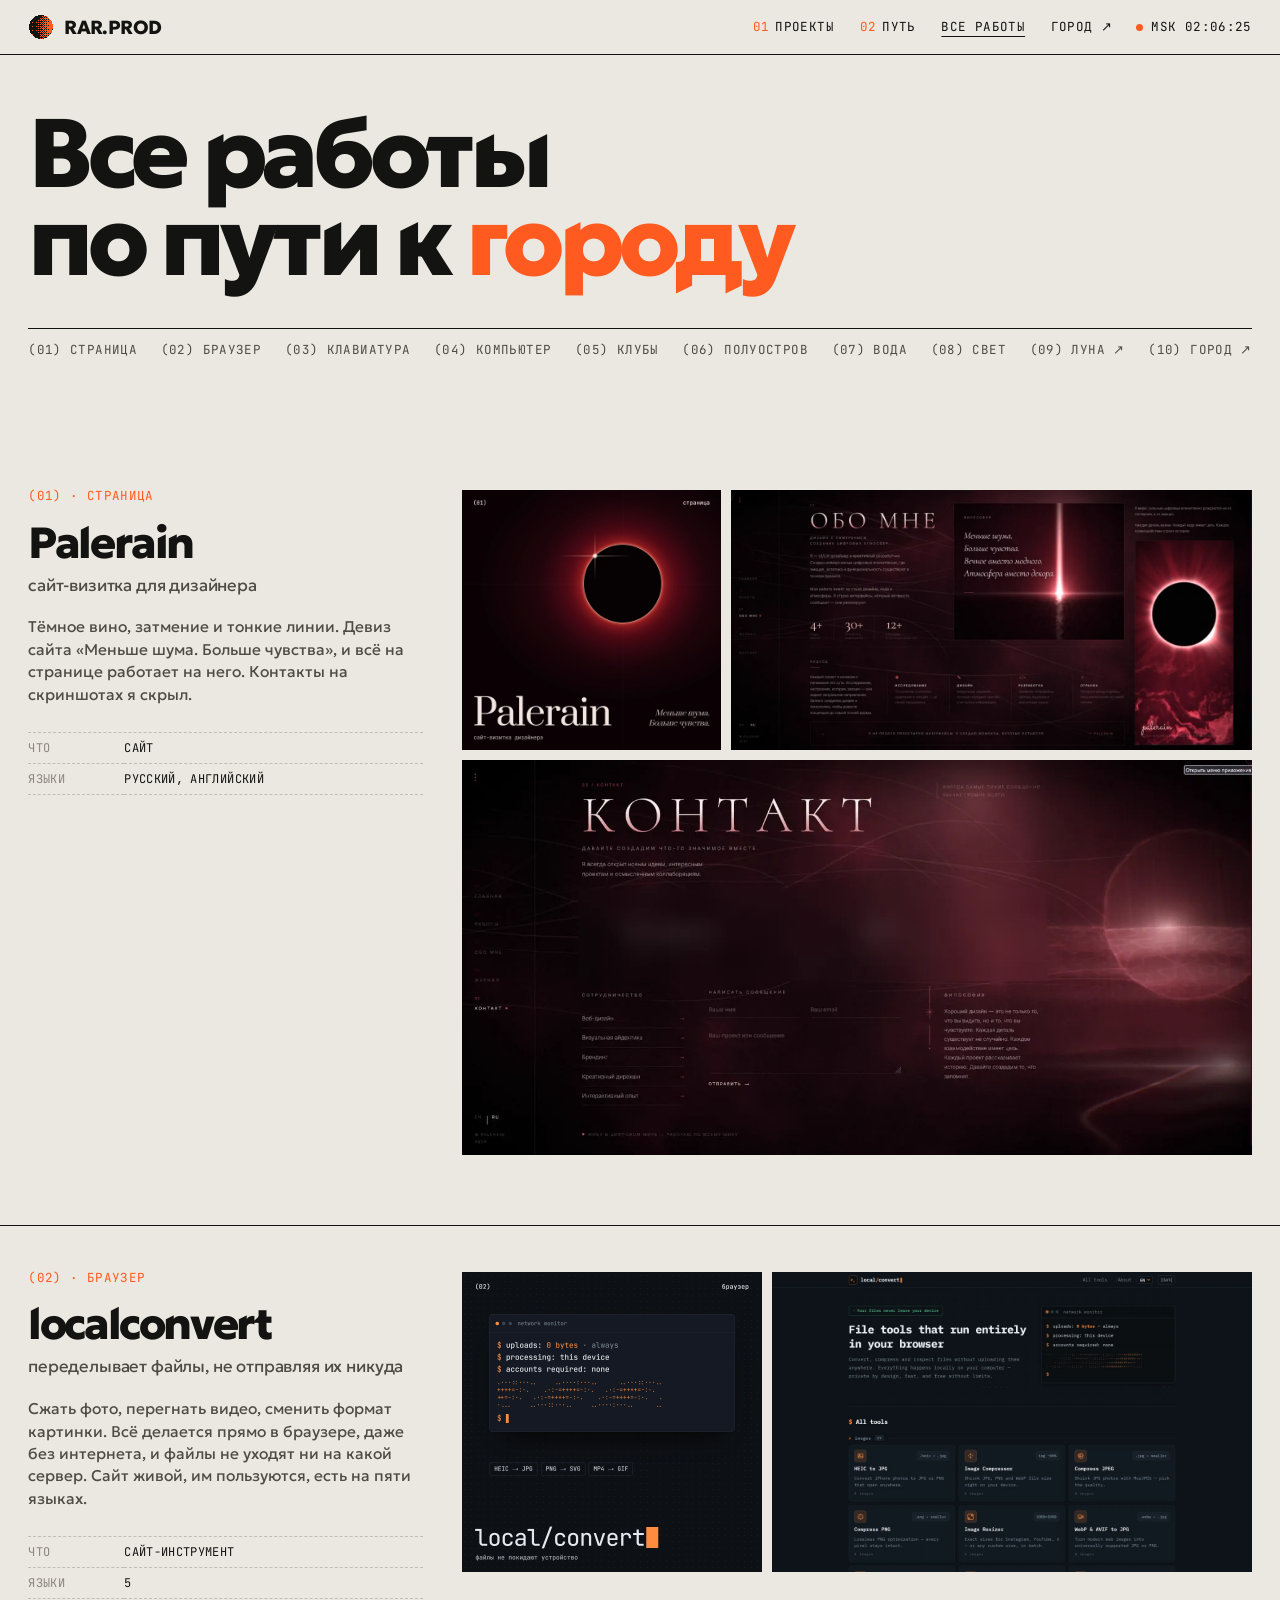
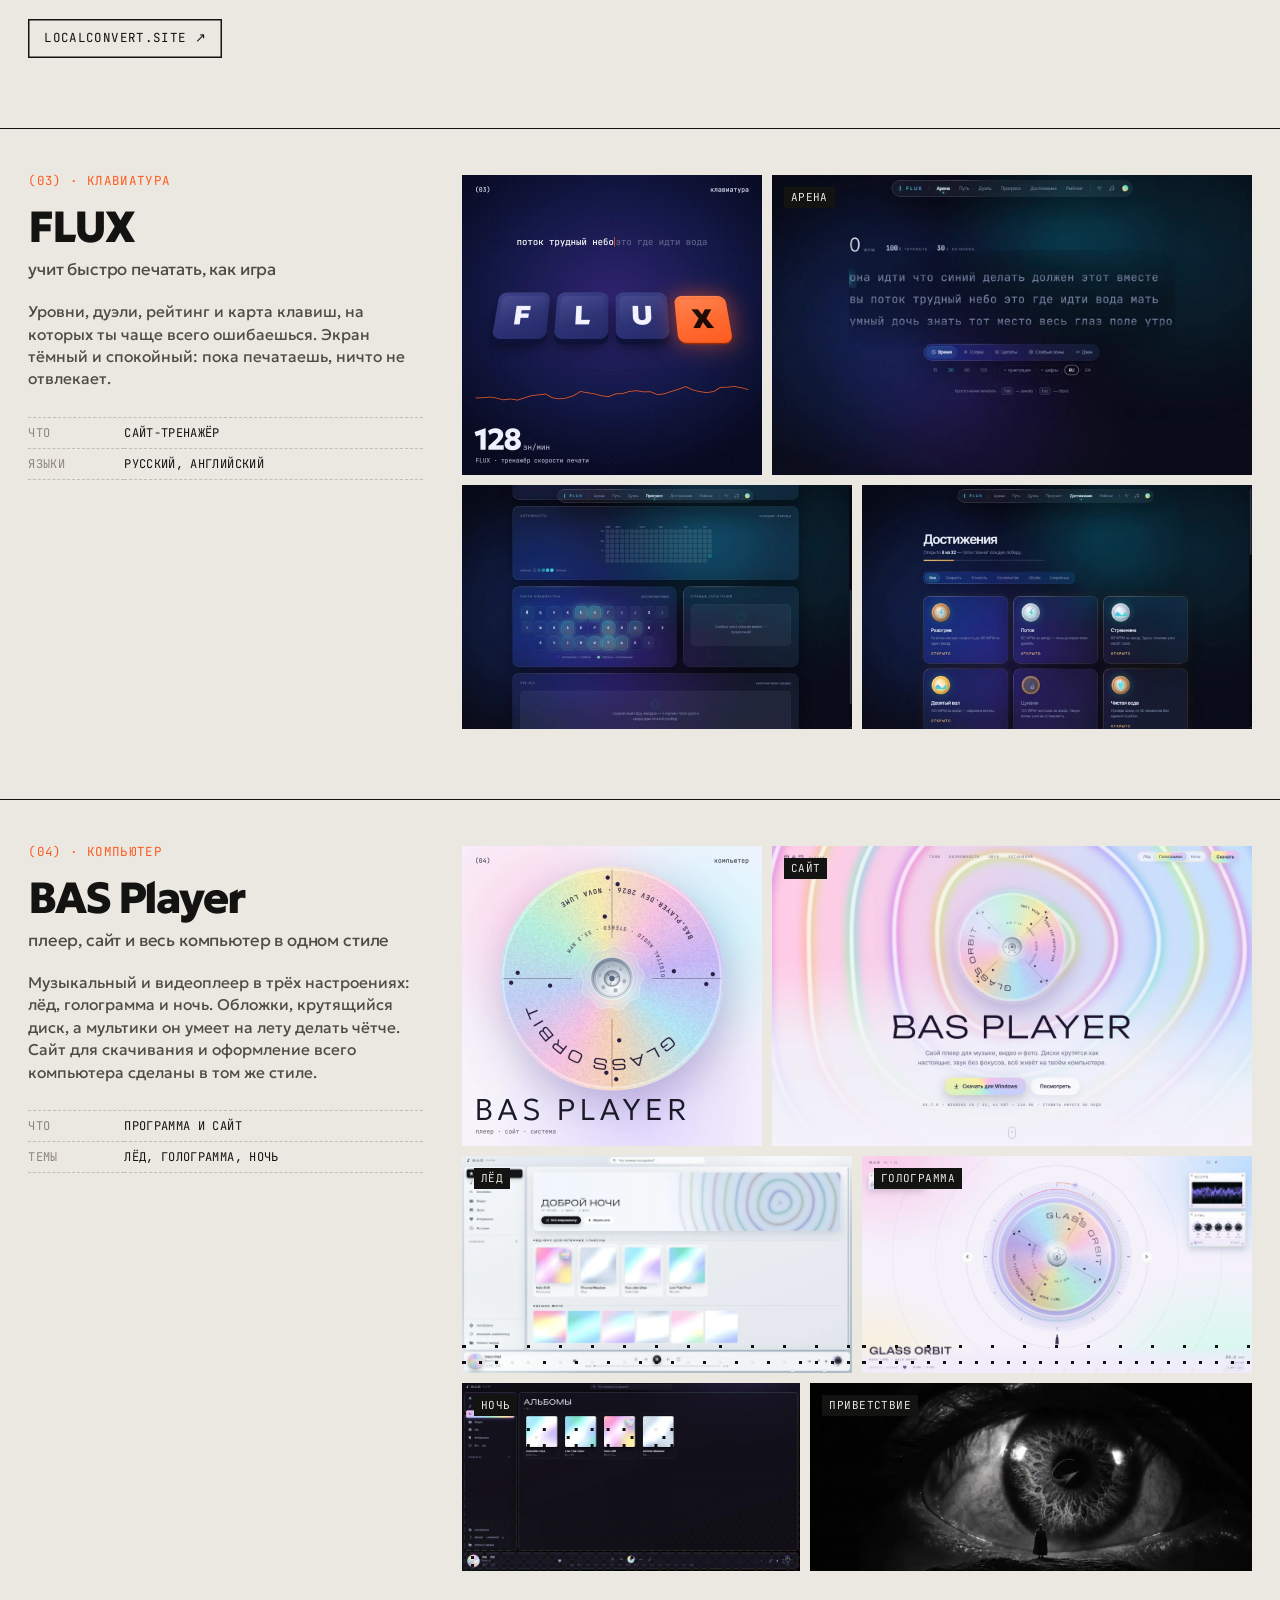
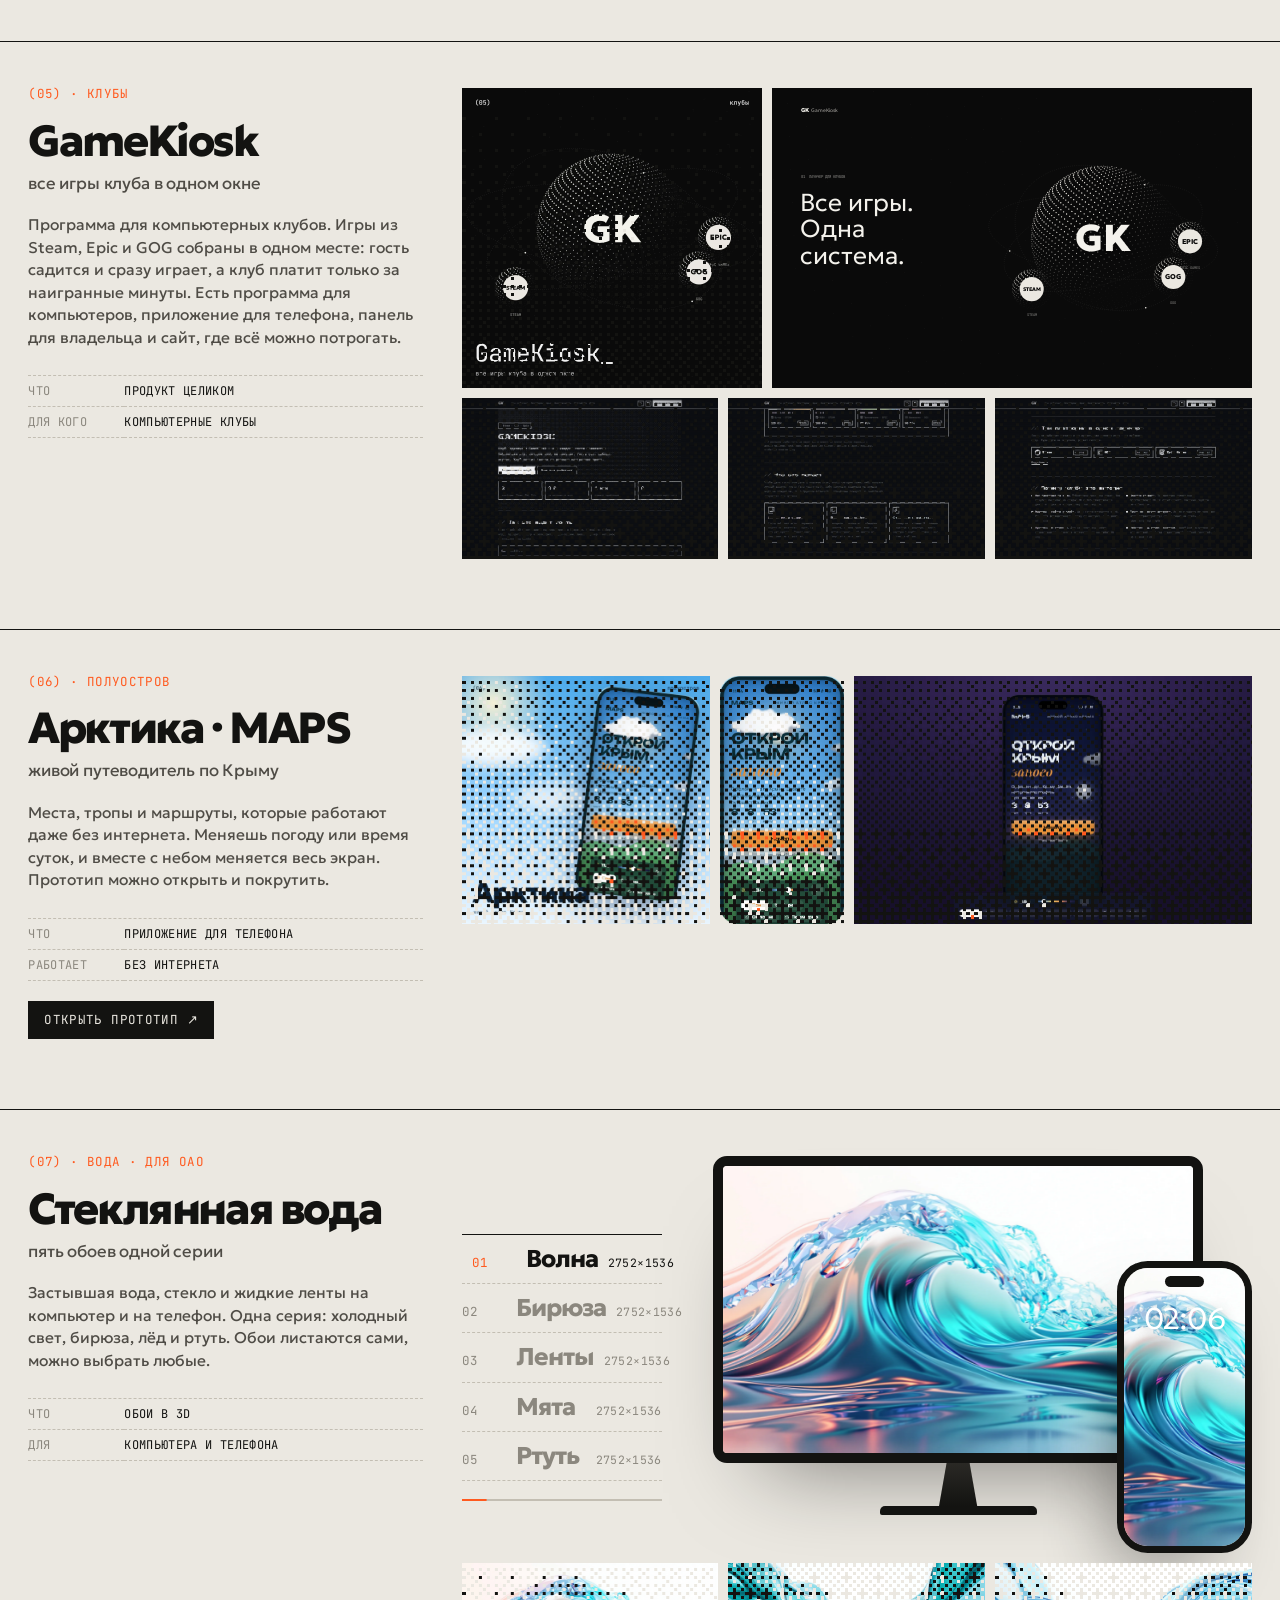
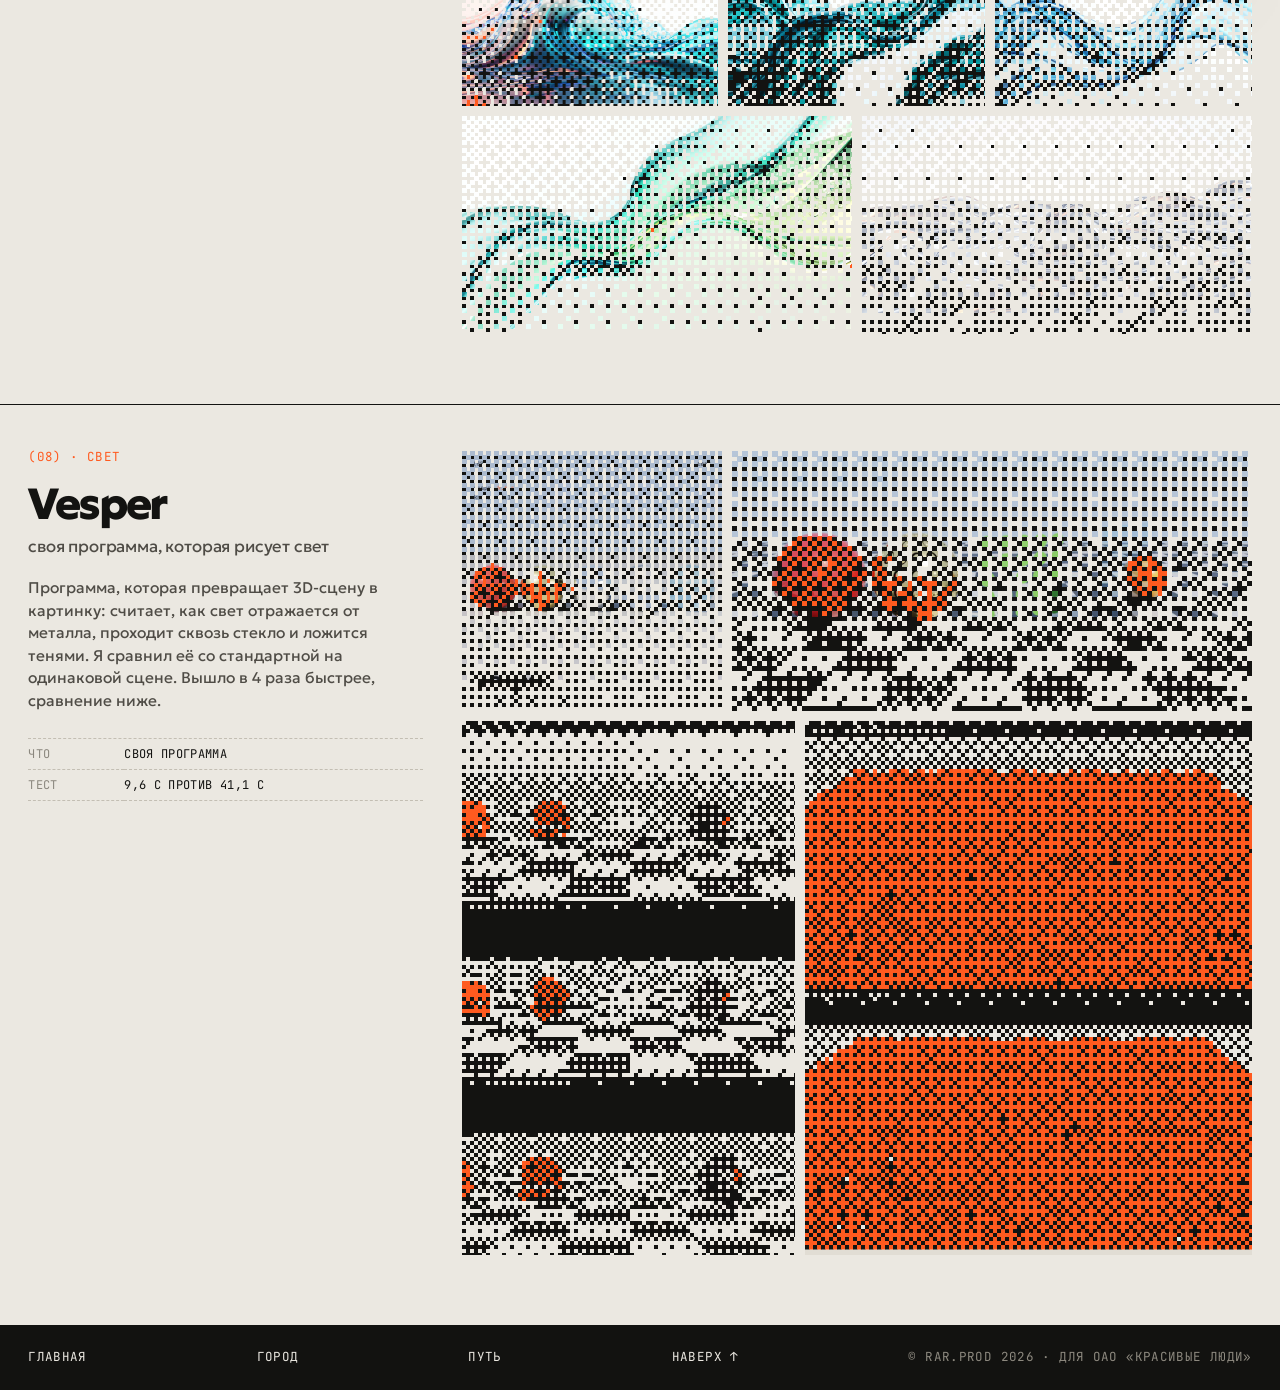
<file: more.html>
<!doctype html>
<html lang="ru">
<head>
  <meta charset="utf-8">
  <meta name="viewport" content="width=device-width, initial-scale=1, viewport-fit=cover">
  <title>Все работы · RAR.PROD</title>
  <meta name="description" content="Все работы RAR.PROD по пути от одной страницы до целого города: Palerain, localconvert, FLUX, BAS Player, GameKiosk, Арктика, стеклянная вода для ОАО, Vesper.">
  <meta name="theme-color" content="#ebe8e1">
  <meta property="og:title" content="Все работы · RAR.PROD">
  <meta property="og:image" content="https://rarprod.online/og.jpg">
  <link rel="icon" href="favicon.svg" type="image/svg+xml">
  <script>try{if(sessionStorage.getItem("px")==="1")document.documentElement.classList.add("px-in")}catch(e){}</script>
  <script type="module" crossorigin src="./assets/water-Bx_RO63F.js"></script>
  <script type="module" crossorigin src="./assets/page-BXcW1S3H.js"></script>
  <link rel="stylesheet" crossorigin href="./assets/water-g40BC_GV.css">
</head>
<body data-hdr="light">
  <header class="hdr">
    <a class="brand" href="index.html" aria-label="RAR.PROD, на главную"><canvas aria-hidden="true"></canvas>RAR.PROD</a>
    <nav class="nav" aria-label="Разделы">
      <a href="index.html#works" class="keep"><b>01</b><span>проекты</span></a>
      <a href="index.html#path"><b>02</b><span>путь</span></a>
      <a href="more.html" aria-current="page"><span>все работы</span></a>
      <a href="houdini.html" class="keep">город ↗</a>
    </nav>
    <span class="clock" data-clock aria-label="Московское время">MSK 00:00:00</span>
  </header>

  <main data-hdr="light" class="compact">
    <section class="top">
      <h1 class="top__h">Все работы<br>по пути к <em>городу</em></h1>
      <nav class="top__s" aria-label="Работы">
        <a href="#palerain">(01) страница</a><a href="#localconvert">(02) браузер</a><a href="#flux">(03) клавиатура</a><a href="#bas">(04) компьютер</a>
        <a href="#gamekiosk">(05) клубы</a><a href="#arctika">(06) полуостров</a><a href="#water">(07) вода</a><a href="#vesper">(08) свет</a>
        <a href="houdini.html#vfx">(09) Луна ↗</a><a href="houdini.html">(10) город ↗</a>
      </nav>
    </section>

    <article class="case" id="palerain">
      <aside class="case__side">
        <span class="case__k">(01) · страница</span>
        <h2 class="case__h">Palerain<span>сайт-визитка для дизайнера</span></h2>
        <p class="case__p">Тёмное вино, затмение и тонкие линии. Девиз сайта «Меньше шума. Больше чувства», и всё на странице работает на него. Контакты на скриншотах я скрыл.</p>
        <dl class="case__meta"><dt>что</dt><dd>сайт</dd><dt>языки</dt><dd>русский, английский</dd></dl>
      </aside>
      <div class="media">
        <div class="jr" style="grid-template-columns:1fr 2.006fr">
          <figure class="m dz zoom" style="--a:1"><img src="media/covers/palerain.webp" alt="Palerain: обложка с затмением" loading="lazy"></figure>
          <figure class="m dz zoom" style="--a:2.006"><img src="media/more/palerain-about.webp" alt="Palerain: раздел «Обо мне»" loading="lazy"></figure>
        </div>
        <div class="jr" style="grid-template-columns:2.0fr">
          <figure class="m dz zoom" style="--a:2.0"><img src="media/more/palerain-contact.webp" alt="Palerain: раздел «Контакт», данные скрыты" loading="lazy"></figure>
        </div>
      </div>
    </article>

    <article class="case" id="localconvert">
      <aside class="case__side">
        <span class="case__k">(02) · браузер</span>
        <h2 class="case__h">localconvert<span>переделывает файлы, не отправляя их никуда</span></h2>
        <p class="case__p">Сжать фото, перегнать видео, сменить формат картинки. Всё делается прямо в браузере, даже без интернета, и файлы не уходят ни на какой сервер. Сайт живой, им пользуются, есть на пяти языках.</p>
        <dl class="case__meta"><dt>что</dt><dd>сайт-инструмент</dd><dt>языки</dt><dd>5</dd></dl>
        <div class="case__links"><a class="btn btn--ghost" href="https://localconvert.site" target="_blank" rel="noopener">localconvert.site ↗</a></div>
      </aside>
      <div class="media">
        <div class="jr" style="grid-template-columns:1fr 1.6fr">
          <figure class="m dz zoom" style="--a:1"><img src="media/covers/localconvert.webp" alt="localconvert: обложка с окном терминала" loading="lazy"></figure>
          <figure class="m dz zoom" style="--a:1.6"><img src="media/more/localconvert.webp" alt="localconvert: инструменты для файлов в браузере" loading="lazy"></figure>
        </div>
      </div>
    </article>

    <article class="case" id="flux">
      <aside class="case__side">
        <span class="case__k">(03) · клавиатура</span>
        <h2 class="case__h">FLUX<span>учит быстро печатать, как игра</span></h2>
        <p class="case__p">Уровни, дуэли, рейтинг и карта клавиш, на которых ты чаще всего ошибаешься. Экран тёмный и спокойный: пока печатаешь, ничто не отвлекает.</p>
        <dl class="case__meta"><dt>что</dt><dd>сайт-тренажёр</dd><dt>языки</dt><dd>русский, английский</dd></dl>
      </aside>
      <div class="media">
        <div class="jr" style="grid-template-columns:1fr 1.6fr">
          <figure class="m dz zoom" style="--a:1"><img src="media/covers/flux.webp" alt="FLUX: обложка с клавишами F, L, U, X" loading="lazy"></figure>
          <figure class="m dz zoom" style="--a:1.6"><img src="media/more/flux-arena.webp" alt="FLUX: экран, где печатаешь на скорость" loading="lazy"><span class="m__tag">арена</span></figure>
        </div>
        <div class="jr" style="grid-template-columns:1.6fr 1.6fr">
          <figure class="m dz zoom" style="--a:1.6"><img src="media/more/flux-progress.webp" alt="FLUX: прогресс и клавиши, на которых чаще ошибаешься" loading="lazy"></figure>
          <figure class="m dz zoom" style="--a:1.6"><img src="media/more/flux-achievements.webp" alt="FLUX: достижения" loading="lazy"></figure>
        </div>
      </div>
    </article>

    <article class="case" id="bas">
      <aside class="case__side">
        <span class="case__k">(04) · компьютер</span>
        <h2 class="case__h">BAS Player<span>плеер, сайт и весь компьютер в одном стиле</span></h2>
        <p class="case__p">Музыкальный и видеоплеер в трёх настроениях: лёд, голограмма и ночь. Обложки, крутящийся диск, а мультики он умеет на лету делать чётче. Сайт для скачивания и оформление всего компьютера сделаны в том же стиле.</p>
        <dl class="case__meta"><dt>что</dt><dd>программа и сайт</dd><dt>темы</dt><dd>лёд, голограмма, ночь</dd></dl>
      </aside>
      <div class="media">
        <div class="jr" style="grid-template-columns:1fr 1.6fr">
          <figure class="m dz zoom" style="--a:1"><img src="media/covers/bas.webp" alt="BAS Player: обложка с переливающимся диском" loading="lazy"></figure>
          <figure class="m dz zoom" style="--a:1.6"><img src="media/more/bas-landing.webp" alt="BAS Player: сайт с переливающимся диском" loading="lazy"><span class="m__tag">сайт</span></figure>
        </div>
        <div class="jr" style="grid-template-columns:1.798fr 1.798fr">
          <figure class="m dz zoom" style="--a:1.798"><img src="media/more/bas-home-ice.webp" alt="BAS Player, тема «лёд»: главный экран" loading="lazy"><span class="m__tag">лёд</span></figure>
          <figure class="m dz zoom" style="--a:1.798"><img src="media/more/bas-scene-holo.webp" alt="BAS Player, тема «голограмма»" loading="lazy"><span class="m__tag">голограмма</span></figure>
        </div>
        <div class="jr" style="grid-template-columns:1.798fr 2.344fr">
          <figure class="m dz zoom" style="--a:1.798"><img src="media/more/bas-albums-night.webp" alt="BAS Player, тема «ночь»: альбомы" loading="lazy"><span class="m__tag">ночь</span></figure>
          <figure class="m m--dark" style="--a:2.344"><video muted loop playsinline preload="none" poster="media/v/bas-welcome.webp" data-src="media/v/bas-welcome.mp4" aria-label="BAS Player: приветственное видео"></video><span class="m__tag">приветствие</span></figure>
        </div>
      </div>
    </article>

    <article class="case" id="gamekiosk">
      <aside class="case__side">
        <span class="case__k">(05) · клубы</span>
        <h2 class="case__h">GameKiosk<span>все игры клуба в одном окне</span></h2>
        <p class="case__p">Программа для компьютерных клубов. Игры из Steam, Epic и GOG собраны в одном месте: гость садится и сразу играет, а клуб платит только за наигранные минуты. Есть программа для компьютеров, приложение для телефона, панель для владельца и сайт, где всё можно потрогать.</p>
        <dl class="case__meta"><dt>что</dt><dd>продукт целиком</dd><dt>для кого</dt><dd>компьютерные клубы</dd></dl>
      </aside>
      <div class="media">
        <div class="jr" style="grid-template-columns:1fr 1.6fr">
          <figure class="m dz zoom" style="--a:1"><img src="media/covers/gamekiosk.webp" alt="GameKiosk: обложка со сферой GK" loading="lazy"></figure>
          <figure class="m m--dark" style="--a:1.6"><canvas data-gk style="width:100%;height:100%" aria-label="Знак GameKiosk: сфера из точек с буквами GK, вокруг по орбитам летают Steam, Epic Games и GOG"></canvas></figure>
        </div>
        <div class="jr" style="grid-template-columns:1.6fr 1.6fr 1.6fr">
          <figure class="m dz zoom" style="--a:1.6"><img src="media/more/gk-landing.webp" alt="GameKiosk: первый экран сайта" loading="lazy"></figure>
          <figure class="m dz zoom" style="--a:1.6"><img src="media/more/gk-demo.webp" alt="GameKiosk: на сайте программу можно потрогать" loading="lazy"></figure>
          <figure class="m dz zoom" style="--a:1.6"><img src="media/more/gk-platforms.webp" alt="GameKiosk: игры из трёх магазинов в одном окне" loading="lazy"></figure>
        </div>
      </div>
    </article>

    <article class="case" id="arctika">
      <aside class="case__side">
        <span class="case__k">(06) · полуостров</span>
        <h2 class="case__h">Арктика · MAPS<span>живой путеводитель по Крыму</span></h2>
        <p class="case__p">Места, тропы и маршруты, которые работают даже без интернета. Меняешь погоду или время суток, и вместе с небом меняется весь экран. Прототип можно открыть и покрутить.</p>
        <dl class="case__meta"><dt>что</dt><dd>приложение для телефона</dd><dt>работает</dt><dd>без интернета</dd></dl>
        <div class="case__links"><a class="btn" href="demo/arctika-maps.html" target="_blank" rel="noopener">открыть прототип ↗</a></div>
      </aside>
      <div class="media">
        <div class="jr" style="grid-template-columns:1fr 0.4986fr 1.6fr">
          <figure class="m dz zoom" style="--a:1"><img src="media/covers/arctika.webp" alt="Арктика MAPS: обложка с телефоном на фоне неба" loading="lazy"></figure>
          <figure class="m m--clear dz zoom" style="--a:0.4986"><img src="media/more/arctika-phone.webp" alt="Арктика MAPS на телефоне: «Открой Крым заново»" loading="lazy" style="object-fit:contain"></figure>
          <figure class="m dz zoom" style="--a:1.6"><img src="media/more/arctika.webp" alt="Арктика MAPS: погода и время суток меняют весь экран" loading="lazy"></figure>
        </div>
      </div>
    </article>

    <article class="case" id="water">
      <aside class="case__side">
        <span class="case__k">(07) · вода · для ОАО</span>
        <h2 class="case__h">Стеклянная вода<span>пять обоев одной серии</span></h2>
        <p class="case__p">Застывшая вода, стекло и жидкие ленты на компьютер и на телефон. Одна серия: холодный свет, бирюза, лёд и ртуть. Обои листаются сами, можно выбрать любые.</p>
        <dl class="case__meta"><dt>что</dt><dd>обои в 3D</dd><dt>для</dt><dd>компьютера и телефона</dd></dl>
      </aside>
      <div class="media">
        <div class="water water--solo" data-water>
          <div class="water__side">
            <ol class="water__list">
              <li><button type="button" data-wall="media/oao/water-m02.webp" data-fx="0.44"><b>01</b><span class="nm">Волна</span><span class="rs">2752×1536</span></button></li>
              <li><button type="button" data-wall="media/oao/water-m05.webp" data-fx="0.3"><b>02</b><span class="nm">Бирюза</span><span class="rs">2752×1536</span></button></li>
              <li><button type="button" data-wall="media/oao/water-m01.webp" data-fx="0.55"><b>03</b><span class="nm">Ленты</span><span class="rs">2752×1536</span></button></li>
              <li><button type="button" data-wall="media/oao/water-m06.webp" data-fx="0.6"><b>04</b><span class="nm">Мята</span><span class="rs">2752×1536</span></button></li>
              <li><button type="button" data-wall="media/oao/water-m07.webp" data-fx="0.5"><b>05</b><span class="nm">Ртуть</span><span class="rs">2752×1536</span></button></li>
            </ol>
            <div class="water__bar" aria-hidden="true"><i></i></div>
          </div>
          <div class="water__stage" aria-label="Обои на мониторе и телефоне">
            <div class="mon"><div class="mon__screen"><canvas aria-hidden="true"></canvas></div><div class="mon__neck"></div><div class="mon__foot"></div></div>
            <div class="phone"><canvas aria-hidden="true"></canvas><div class="phone__ui"><i class="phone__isl"></i><b data-pclock>13:00</b></div></div>
          </div>
        </div>
        <div class="jr" style="grid-template-columns:1.791fr 1.791fr 1.791fr">
          <figure class="m dz zoom" style="--a:1.791"><img src="media/oao/water-m02.webp" alt="Обои «Волна»" loading="lazy"></figure>
          <figure class="m dz zoom" style="--a:1.791"><img src="media/oao/water-m05.webp" alt="Обои «Бирюза»" loading="lazy"></figure>
          <figure class="m dz zoom" style="--a:1.791"><img src="media/oao/water-m01.webp" alt="Обои «Ленты»" loading="lazy"></figure>
        </div>
        <div class="jr" style="grid-template-columns:1.791fr 1.791fr">
          <figure class="m dz zoom" style="--a:1.791"><img src="media/oao/water-m06.webp" alt="Обои «Мята»" loading="lazy"></figure>
          <figure class="m dz zoom" style="--a:1.791"><img src="media/oao/water-m07.webp" alt="Обои «Ртуть»" loading="lazy"></figure>
        </div>
      </div>
    </article>

    <article class="case" id="vesper">
      <aside class="case__side">
        <span class="case__k">(08) · свет</span>
        <h2 class="case__h">Vesper<span>своя программа, которая рисует свет</span></h2>
        <p class="case__p">Программа, которая превращает 3D-сцену в картинку: считает, как свет отражается от металла, проходит сквозь стекло и ложится тенями. Я сравнил её со стандартной на одинаковой сцене. Вышло в 4 раза быстрее, сравнение ниже.</p>
        <dl class="case__meta"><dt>что</dt><dd>своя программа</dd><dt>тест</dt><dd>9,6 с против 41,1 с</dd></dl>
      </aside>
      <div class="media">
        <div class="jr" style="grid-template-columns:1fr 2.0fr">
          <figure class="m dz zoom" style="--a:1"><img src="media/covers/vesper.webp" alt="Vesper: обложка с пятью шарами из разных материалов" loading="lazy"></figure>
          <figure class="m dz zoom" style="--a:2.0"><img src="media/more/vesper-features.webp" alt="Vesper: что умеет программа" loading="lazy"></figure>
        </div>
        <div class="jr" style="grid-template-columns:0.6238fr 0.8377fr">
          <figure class="m dz zoom" style="--a:0.6238"><img src="media/more/vesper-lookdev.webp" alt="Vesper и стандартная программа на одной сцене" loading="lazy"></figure>
          <figure class="m dz zoom" style="--a:0.8377"><img src="media/more/vesper-instancing.webp" alt="Vesper и стандартная программа: сцена с тысячами объектов" loading="lazy"></figure>
        </div>
      </div>
    </article>
  </main>

  <footer class="foot" data-hdr="dark">
    <a href="index.html">главная</a>
    <a href="houdini.html">город</a>
    <a href="index.html#path">путь</a>
    <a href="#">наверх ↑</a>
    <span>© RAR.PROD 2026 · для ОАО «Красивые люди»</span>
  </footer>
</body>
</html>
</file>
<file: assets/water-g40BC_GV.css>
@font-face{font-family:G;src:url(./geologica-cyrillic-rGVjBV5p.woff2) format("woff2");font-weight:100 900;font-display:swap;unicode-range:U+0301,U+0400-045F,U+0490-0491,U+04B0-04B1,U+2116}@font-face{font-family:G;src:url(./geologica-latin-Bw0WcW38.woff2) format("woff2");font-weight:100 900;font-display:swap;unicode-range:U+0000-00FF,U+0131,U+0152-0153,U+02BB-02BC,U+02C6,U+02DA,U+02DC,U+0304,U+0308,U+0329,U+2000-206F,U+20AC,U+2122,U+2191,U+2193,U+2212,U+2215,U+FEFF,U+FFFD}@font-face{font-family:RC;src:url(./roboto-cond-cyrillic-DcSt-2BC.woff2) format("woff2");font-weight:100 900;font-display:swap;unicode-range:U+0301,U+0400-045F,U+0490-0491,U+04B0-04B1,U+2116}@font-face{font-family:RC;src:url(./roboto-cond-latin-Cxzi1x1i.woff2) format("woff2");font-weight:100 900;font-display:swap;unicode-range:U+0000-00FF,U+0131,U+0152-0153,U+02BB-02BC,U+02C6,U+02DA,U+02DC,U+0304,U+0308,U+0329,U+2000-206F,U+20AC,U+2122,U+2191,U+2193,U+2212,U+2215,U+FEFF,U+FFFD}@font-face{font-family:JB;src:url(./jetbrains-mono-cyrillic-400-normal-BEIGL1Tu.woff2) format("woff2");font-display:swap;unicode-range:U+0400-045F}@font-face{font-family:JB;src:url(./jetbrains-mono-latin-400-normal-V6pRDFza.woff2) format("woff2");font-display:swap}:root{--paper: #ebe8e1;--paper-2: #e1ddd4;--ink: #131311;--ink-2: #4f4c46;--ink-3: #8b877e;--line: #c3beb3;--sun: #ff5a1f;--night: #121210;--f: "G", "Helvetica Neue", Arial, sans-serif;--fc: "RC", "Arial Narrow", sans-serif;--fm: "JB", ui-monospace, Consolas, monospace;--gut: clamp(16px, 2.2vw, 32px);--maxw: 1680px;--edge: max(var(--gut), calc((100vw - var(--maxw)) / 2));--ease: cubic-bezier(.2, .7, .1, 1);color-scheme:light}*,*:before,*:after{box-sizing:border-box}html{-webkit-text-size-adjust:100%;text-size-adjust:100%}body{margin:0;background:var(--paper);color:var(--ink);font:400 16px/1.4 var(--f);-webkit-font-smoothing:antialiased;overflow-x:clip}img,video,canvas,svg{display:block;max-width:100%}a{color:inherit;text-decoration:none}h1,h2,h3,p{margin:0}button{font:inherit;color:inherit}:focus-visible{outline:2px solid var(--sun);outline-offset:3px}::selection{background:var(--sun);color:var(--ink)}.sr{position:absolute;width:1px;height:1px;overflow:hidden;clip:rect(0 0 0 0);white-space:nowrap}.hdr{position:fixed;inset:0 0 auto;z-index:50;display:flex;align-items:center;gap:24px;padding:14px var(--edge);color:var(--ink);background:var(--paper);border-bottom:1.5px solid var(--ink);transition:color .4s var(--ease),background .4s var(--ease),border-color .4s}body[data-hdr=dark] .hdr{color:var(--paper);background:var(--night);border-color:#3a3833}.brand{display:flex;align-items:center;gap:10px;font:750 19px/1 var(--f);letter-spacing:-.03em;font-variation-settings:"SHRP" 100}.brand canvas{width:26px;height:26px;image-rendering:pixelated}.nav{display:flex;gap:clamp(14px,2vw,28px);margin-left:auto}.nav a{font:400 12.5px/1 var(--fm);letter-spacing:.03em;text-transform:uppercase;display:flex;gap:6px}.nav a b{font-weight:400;color:var(--sun)}.nav a:hover{color:var(--sun)}.nav a[aria-current]{text-decoration:underline;text-underline-offset:5px}.clock{font:400 12.5px/1 var(--fm);letter-spacing:.03em;display:flex;align-items:center;gap:8px;min-width:11ch;justify-content:flex-end}.clock:before{content:"";width:7px;height:7px;border-radius:50%;background:var(--sun);animation:rec 1.6s steps(1) infinite}@keyframes rec{50%{opacity:.15}}@media(max-width:860px){.nav a:not(.keep) span{display:none}.nav{gap:12px}.clock{display:none}}@media(max-width:520px){.nav a:not(.keep){display:none}}.hero{position:relative;height:100svh;min-height:600px;overflow:hidden;background:var(--paper);cursor:crosshair}.hero__gl{position:absolute;inset:0;width:100%;height:100%}.no-gl .hero__gl{display:none}.hero__fallback{position:absolute;inset:0;width:100%;height:100%;object-fit:cover;display:none;filter:grayscale(1) contrast(1.1);opacity:.3}.no-gl .hud__br,.no-gl .hud__tr{display:none}.no-gl .hero__fallback{display:block}.hero__h{position:absolute;z-index:2;font:800 clamp(54px,9.2vw,158px)/.86 var(--f);letter-spacing:-.055em;font-variation-settings:"SHRP" 100;pointer-events:none}.hero__h--a{left:var(--edge);top:clamp(96px,13vh,130px)}.hero__h--b{right:var(--edge);bottom:clamp(70px,12vh,120px);text-align:right}.hero__h em{font-style:normal;color:var(--sun)}.hud{position:absolute;inset:72px var(--edge) var(--gut);pointer-events:none;z-index:2}.hud i{position:absolute;width:18px;height:18px;border:0 solid var(--ink)}.hud i:nth-child(1){left:0;top:0;border-width:1.5px 0 0 1.5px}.hud i:nth-child(2){right:0;top:0;border-width:1.5px 1.5px 0 0}.hud i:nth-child(3){left:0;bottom:0;border-width:0 0 1.5px 1.5px}.hud i:nth-child(4){right:0;bottom:0;border-width:0 1.5px 1.5px 0}.hud__tr,.hud__bl,.hud__br{position:absolute;font:400 11.5px/1.5 var(--fm);letter-spacing:.03em;text-transform:uppercase;background:var(--paper);padding:6px 9px}.hud__tr{right:28px;top:6px;text-align:right}.hud__bl{left:28px;bottom:6px;max-width:38ch;text-transform:none;font:400 13.5px/1.4 var(--f)}.hud__bl b{display:block;font:400 11.5px/1.5 var(--fm);text-transform:uppercase;letter-spacing:.03em;color:var(--ink-2);margin-bottom:4px}.hud__br{right:28px;bottom:6px;text-align:right}.hud__br span{color:var(--sun)}.lens-tag{position:absolute;left:0;top:0;z-index:3;pointer-events:none;font:400 11px/1 var(--fm);letter-spacing:.04em;text-transform:uppercase;background:var(--ink);color:var(--paper);padding:4px 6px;opacity:0;transition:opacity .2s;white-space:nowrap}.hero.has-ptr .lens-tag{opacity:1}@media(max-width:760px){.hero__h--a{top:74px}.hero__h--b{bottom:150px}.hud__tr,.hud__br{display:none}.hud__bl{max-width:30ch}}.render{position:relative;height:320svh;background:var(--night);color:var(--paper)}.render__stick{position:sticky;top:0;height:100svh;display:grid;grid-template-columns:minmax(0,1.55fr) minmax(300px,1fr);gap:clamp(20px,3vw,48px);align-items:center;padding:80px var(--edge) 40px}.frame{position:relative}.frame__bar{display:flex;justify-content:space-between;gap:14px;font:400 11.5px/1 var(--fm);letter-spacing:.03em;text-transform:uppercase;color:#9b978d;padding-bottom:10px}.frame__bar b{color:var(--paper);font-weight:400}.frame canvas{width:100%;aspect-ratio:2200 / 920;background:#0b0b0a}.frame__prog{height:2px;background:#2b2a26;margin-top:10px}.frame__prog i{display:block;height:100%;width:0;background:var(--sun)}.render__k{font:400 11.5px/1 var(--fm);letter-spacing:.03em;text-transform:uppercase;color:var(--sun)}.render__h{font:800 clamp(32px,3.6vw,56px)/.95 var(--f);letter-spacing:-.05em;font-variation-settings:"SHRP" 100;margin:16px 0 18px}.render__p{color:#b9b5ab;max-width:44ch;font-size:16px}.log{margin-top:26px;font:400 13px/1.9 var(--fm);color:#5d5a53}.log div{transition:color .4s;white-space:nowrap;overflow:hidden;text-overflow:ellipsis}.log div.on{color:var(--paper)}.log div.on b{color:var(--sun);font-weight:400}@media(max-width:900px){.render{height:260svh}.render__stick{grid-template-columns:1fr;align-content:center;gap:18px;padding-top:70px}.render__h{font-size:30px;margin:10px 0}.render__p{font-size:14.5px}.log{margin-top:10px;font-size:11.5px;line-height:1.7}}.sec{padding:clamp(80px,10vw,150px) var(--edge);position:relative}.head{display:grid;grid-template-columns:1fr auto;align-items:end;gap:20px;margin-bottom:clamp(30px,4vw,56px)}.head__h{font:800 clamp(48px,7.4vw,120px)/.86 var(--f);letter-spacing:-.055em;font-variation-settings:"SHRP" 100;display:flex;align-items:flex-start;gap:.12em}.head__h sup{font:400 clamp(13px,1.1vw,16px)/1 var(--fm);letter-spacing:0;color:var(--sun);margin-top:.5em}.head__s{font:400 12.5px/1.5 var(--fm);text-transform:uppercase;letter-spacing:.03em;color:var(--ink-2);text-align:right;max-width:34ch}@media(max-width:760px){.head{grid-template-columns:1fr}.head__s{text-align:left}}.works__grid{display:grid;grid-template-columns:repeat(12,1fr);gap:clamp(26px,3vw,44px) clamp(12px,1.4vw,20px)}.wk{display:grid;gap:12px;align-content:start}.wk--full{grid-column:1 / -1}.wk--half{grid-column:span 6}.wk--7{grid-column:span 7}.wk__img{position:relative;overflow:hidden;background:var(--paper-2)}.wk__img img{width:100%;height:100%;object-fit:cover;transition:transform 1.4s var(--ease)}.wk:hover .wk__img img{transform:scale(1.02)}.wk__cap{display:grid;grid-template-columns:auto 1fr auto;gap:14px;align-items:baseline}.wk__n{font:400 12.5px/1 var(--fm);color:var(--sun)}.wk__t{font:750 clamp(22px,2.2vw,32px)/1 var(--f);letter-spacing:-.04em;font-variation-settings:"SHRP" 100}.wk__t small{display:block;font:400 14.5px/1.35 var(--f);letter-spacing:0;color:var(--ink-2);margin-top:6px}.wk__go{font:400 12.5px/1 var(--fm);text-transform:uppercase;letter-spacing:.03em;white-space:nowrap;transition:color .2s,transform .3s var(--ease)}.wk:hover .wk__go{color:var(--sun);transform:translate(4px)}.wk__note{grid-column:span 5;align-self:end;display:grid;gap:14px;padding-bottom:6px}.wk__note p{font:400 clamp(18px,1.6vw,22px)/1.3 var(--f);letter-spacing:-.02em;max-width:30ch}.wk__note .mono{font:400 12.5px/1.5 var(--fm);text-transform:uppercase;letter-spacing:.03em;color:var(--ink-2)}@media(max-width:860px){.wk--half,.wk--7,.wk__note{grid-column:1 / -1}}.wk__img--live{background:#0a0a0a}.wk__img--live canvas{width:100%;height:100%}.water{display:grid;grid-template-columns:minmax(260px,.36fr) 1fr;gap:clamp(20px,4vw,64px);align-items:center;padding:clamp(20px,3vw,40px) 0}.water__h{font:800 clamp(34px,4vw,64px)/.9 var(--f);letter-spacing:-.055em;font-variation-settings:"SHRP" 100;margin:14px 0 16px}.water__p{color:var(--ink-2);max-width:34ch;font-size:15.5px}.water__list{list-style:none;margin:26px 0 0;padding:0;border-top:1.5px solid var(--ink)}.water__list button{width:100%;display:grid;grid-template-columns:44px 1fr auto;align-items:baseline;gap:10px;padding:12px 0;border:0;border-bottom:1.5px dashed var(--line);background:none;cursor:pointer;text-align:left;color:var(--ink-3);transition:color .3s,padding .4s var(--ease)}.water__list b{font:400 12.5px/1 var(--fm)}.water__list .nm{font:750 clamp(20px,1.9vw,28px)/1 var(--f);letter-spacing:-.04em;font-variation-settings:"SHRP" 100}.water__list .rs{font:400 11.5px/1 var(--fm);letter-spacing:.03em}.water__list button:hover{color:var(--ink)}.water__list button[aria-current=true]{color:var(--ink);padding-left:10px}.water__list button[aria-current=true] b{color:var(--sun)}.water__bar{height:2px;background:var(--line);margin-top:18px;overflow:hidden}.water__bar i{display:block;height:100%;background:var(--sun);transform:scaleX(0);transform-origin:left}.water__stage{position:relative;padding:0 9% 7% 0}.mon__screen{aspect-ratio:16 / 10;border:10px solid var(--ink);border-radius:14px;overflow:hidden;background:var(--paper-2);box-shadow:0 50px 90px -50px #00000080}.mon__screen canvas,.phone canvas{width:100%;height:100%}.mon__neck{width:13%;height:clamp(26px,3.4vw,50px);margin:0 auto;background:linear-gradient(#2a2925,var(--ink));clip-path:polygon(32% 0,68% 0,80% 100%,20% 100%)}.mon__foot{width:32%;height:9px;margin:0 auto;background:var(--ink);border-radius:5px 5px 2px 2px}.phone{container-type:inline-size;position:absolute;right:0;bottom:0;width:25%;aspect-ratio:9 / 19.5;border:7px solid var(--ink);border-radius:clamp(20px,2.4vw,34px);overflow:hidden;background:var(--paper-2);box-shadow:-24px 40px 80px -30px #0000008c}.phone__ui{position:absolute;inset:0;display:flex;flex-direction:column;align-items:center;padding-top:24cqw;overflow:hidden;color:#fff;text-shadow:0 1px 14px rgba(0,0,0,.3);pointer-events:none}.phone__isl{position:absolute;top:3%;width:32%;height:4%;background:var(--ink);border-radius:30px}.phone__ui b{font:300 25cqw/1 var(--f);letter-spacing:-.03em;margin-top:6cqw;white-space:nowrap}@media(max-width:860px){.water{grid-template-columns:1fr}.phone{width:28%}}.path{background:var(--paper-2);overflow:hidden}.track{position:relative}.track svg.line{position:absolute;left:50%;top:0;height:100%;width:2px;translate:-50% 0;overflow:visible;pointer-events:none}.track svg.line line{stroke-width:1.5;vector-effect:non-scaling-stroke}.track .l-bg{stroke:var(--line);stroke-dasharray:6 7}.track .l-fg{stroke:var(--ink);stroke-dasharray:6 7}.dot{position:absolute;left:50%;top:0;width:18px;height:18px;translate:-50% -50%;border-radius:50%;background:var(--sun);z-index:2;box-shadow:0 0 0 6px #ff5a1f2e}.dot span{position:absolute;left:26px;top:50%;translate:0 -50%;font:400 11px/1 var(--fm);text-transform:uppercase;letter-spacing:.04em;white-space:nowrap;background:var(--ink);color:var(--paper);padding:4px 6px}.node{position:relative;width:min(calc(50% - 48px),600px);display:grid;gap:12px;margin-bottom:clamp(30px,5vw,70px)}.node:nth-child(odd of.node){margin-left:auto;margin-right:calc(50% + 48px)}.node:nth-child(2n of.node){margin-left:calc(50% + 48px);margin-top:clamp(-200px,-14vw,-60px)}.node__frame{position:relative;display:block;aspect-ratio:1;padding:14px;border:1.5px dashed var(--line);transition:border-color .5s,background .5s}.node.on .node__frame{border-color:var(--ink);background:var(--paper)}.node__frame .dz,.node__frame img{width:100%;height:100%}.node__frame img{object-fit:cover}.node__meta{display:grid;grid-template-columns:auto 1fr;gap:4px 14px;align-items:baseline}.node__n{font:400 12.5px/1 var(--fm);color:var(--ink-3);transition:color .4s}.node.on .node__n{color:var(--sun)}.node__scale{font:800 clamp(30px,3.4vw,50px)/.9 var(--f);letter-spacing:-.05em;font-variation-settings:"SHRP" 100}.node__d{grid-column:2;font:400 15px/1.4 var(--f);color:var(--ink-2);max-width:40ch}.node__d b{color:var(--ink);font-weight:650}.node:before{content:"";position:absolute;top:34%;width:48px;border-top:1.5px dashed var(--line);transition:border-color .5s,transform .6s var(--ease)}.node:nth-child(odd of.node):before{right:-48px;transform-origin:right}.node:nth-child(2n of.node):before{left:-48px;transform-origin:left}.node.on:before{border-color:var(--ink);animation:tap .6s var(--ease)}@keyframes tap{0%{transform:scaleX(0)}to{transform:scaleX(1)}}.node__scale{transition:color .4s}.node:not(.on) .node__scale{color:var(--ink-3)}@media(max-width:760px){.track{padding-left:34px}.track svg.line,.dot{left:10px}.dot span{display:none}.node,.node:nth-child(odd of.node),.node:nth-child(2n of.node){width:100%;margin:0 0 40px}.node:before{display:none}}.list{padding-top:clamp(70px,8vw,120px)}.list+.list{padding-top:10px}.list__h{display:flex;justify-content:space-between;gap:20px;align-items:end;padding-bottom:14px;border-bottom:1.5px solid var(--ink)}.list__h h2{font:800 clamp(30px,3.6vw,52px)/.9 var(--f);letter-spacing:-.05em;font-variation-settings:"SHRP" 100}.list__h small{font:400 12.5px/1.5 var(--fm);text-transform:uppercase;letter-spacing:.03em;color:var(--ink-2);max-width:42ch;text-align:right}.row{position:relative;display:grid;grid-template-columns:70px minmax(0,34%) 1fr 140px;gap:18px;align-items:baseline;padding:16px 0;isolation:isolate}.row:before{content:"";position:absolute;left:0;right:0;bottom:0;border-top:1.5px dashed var(--line);transform:scaleX(0);transform-origin:left;transition:transform 1.1s var(--ease) .1s}.row.in:before{transform:scaleX(1)}.row:after{content:"";position:absolute;inset:0;z-index:-1;background:var(--sun);transform:scaleY(0);transform-origin:bottom;transition:transform .45s var(--ease)}a.row:hover:after{transform:scaleY(1)}.row__n{font:400 12.5px/1 var(--fm);color:var(--ink-3)}a.row:hover .row__n,a.row:hover .row__d{color:var(--ink)}.row__t{font:700 clamp(19px,1.7vw,26px)/1.05 var(--fc);text-transform:uppercase}.row__d{font:400 15px/1.4 var(--f);color:var(--ink-2)}.row__r{font:400 12.5px/1 var(--fm);text-transform:uppercase;letter-spacing:.03em;white-space:nowrap;text-align:right}.row__r.muted{color:var(--ink-3)}@media(max-width:760px){.row{grid-template-columns:44px 1fr auto;grid-template-areas:"n t r" "n d d";row-gap:8px}.row__n{grid-area:n}.row__t{grid-area:t}.row__d{grid-area:d}.row__r{grid-area:r}.list__h{flex-direction:column;align-items:start}.list__h small{text-align:left}}.foot{background:var(--night);color:var(--paper);padding:26px var(--edge);display:flex;flex-wrap:wrap;gap:14px 28px;justify-content:space-between;font:400 12.5px/1 var(--fm);text-transform:uppercase;letter-spacing:.03em}.foot a:hover{color:var(--sun)}.foot span{color:#8d897f}.case{display:grid;grid-template-columns:minmax(260px,.42fr) 1fr;gap:clamp(20px,3vw,56px);padding:110px var(--edge) 70px;position:relative}.case+.case{padding-top:46px;border-top:1.5px solid var(--ink)}.case__side{position:sticky;top:90px;align-self:start;display:grid;gap:20px;align-content:start}.case__k{font:400 12.5px/1 var(--fm);text-transform:uppercase;letter-spacing:.03em;color:var(--sun)}.case__h{font:800 clamp(32px,3.4vw,54px)/.92 var(--f);letter-spacing:-.055em;font-variation-settings:"SHRP" 100}.case__h span{display:block;font:400 clamp(16px,1.3vw,19px)/1.3 var(--f);letter-spacing:-.01em;color:var(--ink-2);margin-top:12px}.case__p{font:400 15.5px/1.45 var(--f);color:var(--ink-2);max-width:44ch;align-self:start}.case__meta{display:grid;grid-template-columns:96px 1fr;gap:0;font:400 12px/1 var(--fm);text-transform:uppercase;letter-spacing:.03em;border-top:1.5px dashed var(--line);margin:6px 0 0;max-width:420px}.case__meta dt,.case__meta dd{padding:9px 0;border-bottom:1.5px dashed var(--line);margin:0}.case__meta dt{color:var(--ink-3)}.case__steps{display:grid;gap:2px;font:400 12.5px/1.6 var(--fm);text-transform:uppercase;letter-spacing:.03em;margin-top:22px}.case__steps a{color:var(--ink-3);transition:color .25s,padding .3s var(--ease)}.case__steps a.on,.case__steps a:hover{color:var(--ink);padding-left:10px}.case__steps a.on:before{content:"→ ";color:var(--sun)}.case__links{display:flex;gap:10px;flex-wrap:wrap}.btn{display:inline-flex;align-items:center;gap:10px;font:400 12.5px/1 var(--fm);text-transform:uppercase;letter-spacing:.03em;padding:13px 16px;background:var(--ink);color:var(--paper);transition:background .25s,color .25s}.btn:hover{background:var(--sun);color:var(--ink)}.btn--ghost{background:transparent;color:var(--ink);box-shadow:inset 0 0 0 1.5px var(--ink)}.media{display:grid;gap:10px;align-content:start}.media figure{margin:0;position:relative}.m{position:relative;overflow:hidden;background:var(--paper-2)}.m img,.m video{width:100%;height:100%;object-fit:cover}.m--dark{background:#0b0b0a}.m--light img{object-fit:contain}.m__tag{position:absolute;left:12px;top:12px;z-index:2;background:var(--ink);color:var(--paper);padding:5px 7px;font:400 11px/1 var(--fm);text-transform:uppercase;letter-spacing:.04em}.two{display:grid;grid-template-columns:1fr 1fr;gap:10px}.step-h{padding:44px 0 8px;display:grid;grid-template-columns:80px 1fr;gap:16px;align-items:baseline}.step-h:first-child{padding-top:0}.step-h b{font:400 12.5px/1 var(--fm);color:var(--sun)}.step-h h2{font:800 clamp(24px,2.4vw,36px)/1 var(--f);letter-spacing:-.045em;font-variation-settings:"SHRP" 100}.step-h p{grid-column:2;font:400 15.5px/1.45 var(--f);color:var(--ink-2);max-width:62ch;margin-top:10px}.step-h ul{grid-column:2;margin:8px 0 0;padding:0;list-style:none;display:grid;gap:2px;font:400 12.5px/1.7 var(--fm);text-transform:uppercase;letter-spacing:.02em}.step-h li:before{content:"— ";color:var(--sun)}.cmp{position:relative;aspect-ratio:1280 / 536;overflow:hidden;--x: 50%}.cmp img{position:absolute;inset:0;width:100%;height:100%;object-fit:cover}.cmp .after{clip-path:inset(0 0 0 var(--x))}.cmp i{position:absolute;top:0;bottom:0;left:var(--x);width:2px;background:var(--sun);translate:-1px 0}.cmp input{position:absolute;inset:0;width:100%;height:100%;opacity:0;cursor:ew-resize;margin:0}.cmp span{position:absolute;bottom:12px;background:var(--ink);color:var(--paper);padding:5px 7px;font:400 11px/1 var(--fm);text-transform:uppercase}.cmp span:first-of-type{left:12px}.cmp span:last-of-type{right:12px}.hard{display:grid;grid-template-columns:1fr 1fr;gap:0 24px;margin-top:18px}.hard div{border-top:1.5px dashed var(--line);padding:16px 0 22px}.hard b{font:700 20px/1 var(--fc);text-transform:uppercase}.hard p{font:400 15px/1.45 var(--f);color:var(--ink-2);margin-top:8px}.top{padding:110px var(--edge) 20px}.top__h{font:800 clamp(44px,7.6vw,132px)/.9 var(--f);letter-spacing:-.055em;font-variation-settings:"SHRP" 100;padding-bottom:.22em}.top__h em{font-style:normal;color:var(--sun)}.top__s{display:flex;justify-content:space-between;gap:10px 20px;margin-top:22px;font:400 12.5px/1.5 var(--fm);text-transform:uppercase;letter-spacing:.03em;color:var(--ink-2);border-top:1.5px solid var(--ink);padding-top:12px;flex-wrap:wrap}.top__s a:hover{color:var(--sun)}@media(max-width:900px){.case{grid-template-columns:1fr;padding-top:90px}.case__side{position:static;min-height:0}.two,.hard,.step-h{grid-template-columns:1fr}.step-h p,.step-h ul{grid-column:1}}.dz{position:relative;display:block}.dz>canvas.dz__fx{position:absolute;inset:0;width:100%;height:100%;z-index:1;pointer-events:none}.lb{position:fixed;inset:0;z-index:90;background:#121210f0;display:grid;place-items:center;padding:4vw;opacity:0;pointer-events:none;transition:opacity .3s}.lb.open{opacity:1;pointer-events:auto}.lb img{max-height:86svh;width:auto}.lb__cap{position:absolute;left:0;right:0;bottom:18px;text-align:center;color:#bbb6ab;font:400 12px/1.3 var(--fm);text-transform:uppercase;letter-spacing:.03em}.zoom{cursor:zoom-in}.rv:not(.in),.row:not(.in){opacity:0}@media(prefers-reduced-motion:reduce){.rv:not(.in),.row:not(.in){opacity:1}.clock:before{animation:none}.render{height:auto}.render__stick{position:relative;height:auto;padding-block:100px}}.dz--wait img,.dz--wait video{opacity:0}.dz--wait{background:var(--paper-2)}.water--solo{grid-template-columns:minmax(200px,.3fr) 1fr;padding:0}@media(max-width:860px){.water--solo{grid-template-columns:1fr}}.px-ov{position:fixed;inset:0;width:100vw;height:100vh;z-index:200;pointer-events:none}html.px-in:after{content:"";position:fixed;inset:0;background:var(--ink);z-index:199}.seam{position:relative;height:clamp(90px,11vw,160px);margin:-1px 0}.seam canvas{position:absolute;inset:0;width:100%;height:100%}.compact .case{grid-template-columns:minmax(260px,.5fr) minmax(0,1fr)}.jr{display:grid;gap:10px;align-items:start}.jr>figure{aspect-ratio:var(--a);min-width:0;margin:0}.m--clear{background:transparent}@media(max-width:600px){.jr{grid-template-columns:1fr!important}}.thumbs{display:grid;grid-template-columns:repeat(3,1fr);gap:10px}@media(max-width:900px){.compact .case{grid-template-columns:1fr}.thumbs{grid-template-columns:1fr 1fr}}
</file>
